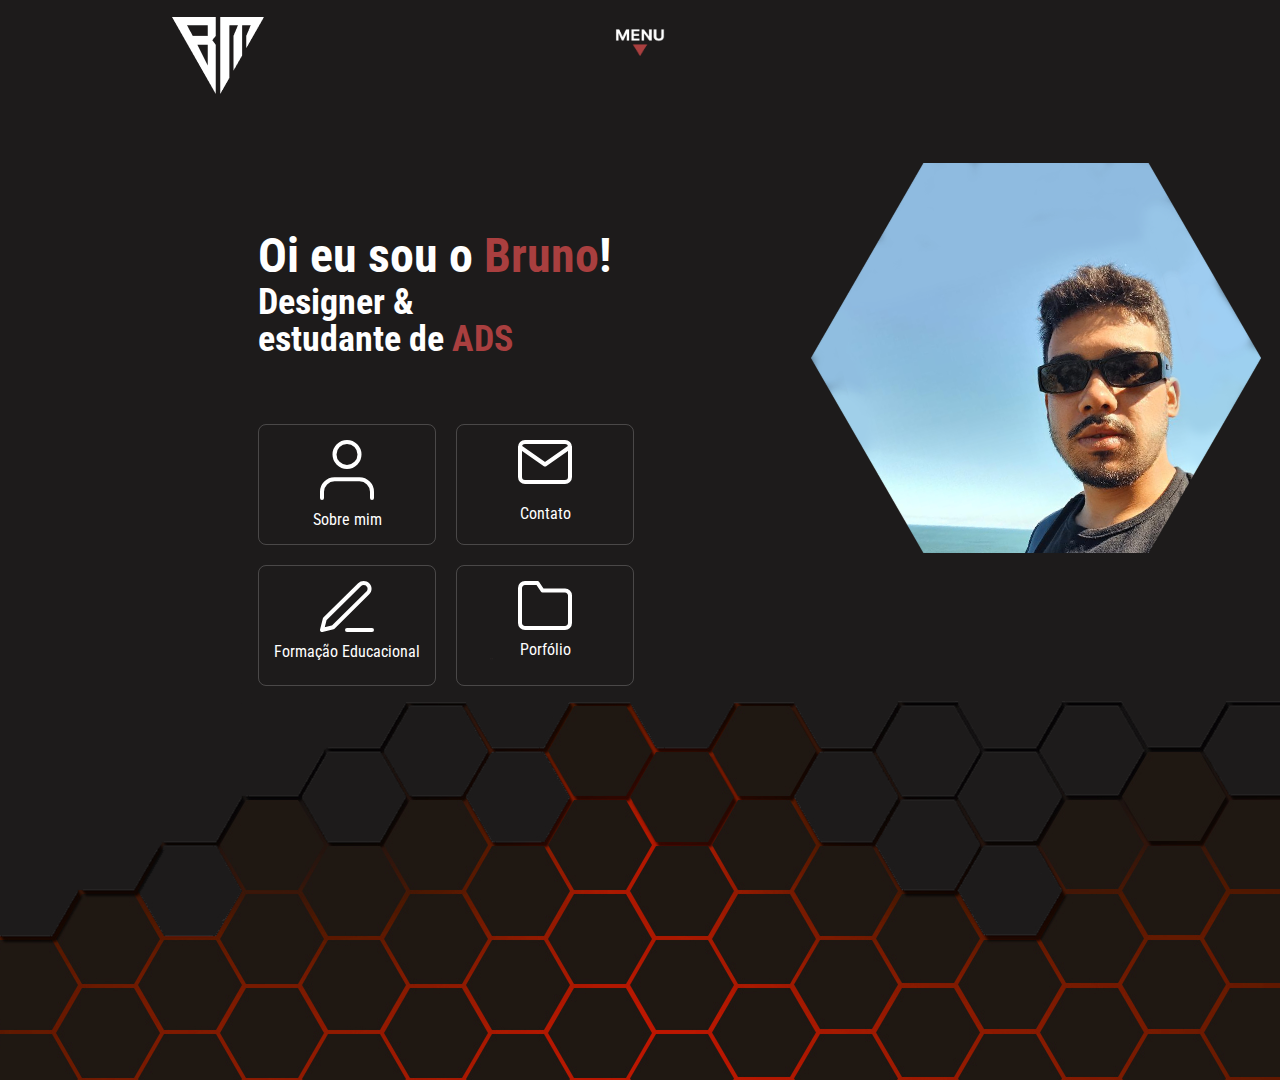
<file: index.html>
<!DOCTYPE html>
<html lang="en">
<head>
    <meta charset="UTF-8">
    <meta name="viewport" content="width=device-width, initial-scale=1.0">
    <style>
        .texto1{
            position: absolute;
            width: 427px;
            height: 149px;
            left: 258px;
            top: 195px;
        }
        .text_red{
            color: #A93F3F;
        }
        h1{
            font-size: 48px;
        }
        h2{
            font-size: 36px;
            margin-top: -35px;
        }
    </style>
    

</head>
<body>
    <script>
    //eu aprendi a criar sites em php então tive que adaptar com esse script para simular o include para o header//
        document.addEventListener('DOMContentLoaded', function() {
            fetch('files/header.html')
                .then(response => response.text())
                .then(data => {
                    document.getElementById('header-placeholder').innerHTML = data;
                });
        });
    </script>

    <div id="header-placeholder"></div>
        <div class="texto1" id="texto1">
        <h1>Oi eu sou o <span class="text_red">Bruno</span>!</h1>
        <h2>Designer &</h2>
        <h2>estudante de <span class="text_red">ADS</span></h2>
    </div>
    <img src="files/imgs/profile_img.png" id="profile_img" class="profile_img">   
    <img src="files/imgs/background.png" id="background_img" class="background_img">
    <div class="opcoes" id="opcoes">
        <div class="sobre-mim" onclick="window.location.href='sobre.html'">
                  <svg class="op-icon" width="54" height="60" viewBox="0 0 54 60" fill="none" xmlns="http://www.w3.org/2000/svg">
<path d="M52 58V51.7778C52 48.4773 50.683 45.312 48.3388 42.9782C45.9946 40.6444 42.8152 39.3333 39.5 39.3333H14.5C11.1848 39.3333 8.00537 40.6444 5.66116 42.9782C3.31696 45.312 2 48.4773 2 51.7778V58M39.5 14.4444C39.5 21.3173 33.9036 26.8889 27 26.8889C20.0964 26.8889 14.5 21.3173 14.5 14.4444C14.5 7.57157 20.0964 2 27 2C33.9036 2 39.5 7.57157 39.5 14.4444Z"  stroke-width="4" stroke-linecap="round" stroke-linejoin="round"/>
</svg>  
        <span>Sobre mim</span>    
        </div>    
        <div class="contato" onclick="window.location.href='contato.html'" >
            <svg class="op-icon" width="54" height="44" viewBox="0 0 54 44" fill="none" xmlns="http://www.w3.org/2000/svg">
<path d="M52 7C52 4.25 49.75 2 47 2H7C4.25 2 2 4.25 2 7M52 7V37C52 39.75 49.75 42 47 42H7C4.25 42 2 39.75 2 37V7M52 7L27 24.5L2 7"  stroke-width="4" stroke-linecap="round" stroke-linejoin="round"/>
</svg>
        <span>Contato</span>    
        </div>
        <div class="formacao" onclick="window.location.href='formacao.html'" >
            <svg class="op-icon" width="54" height="51" viewBox="0 0 54 51" fill="none" xmlns="http://www.w3.org/2000/svg">
<path d="M27 49H52M39.5 3.7056C40.6051 2.61352 42.1039 2 43.6667 2C44.4405 2 45.2067 2.15062 45.9216 2.44327C46.6366 2.73592 47.2862 3.16486 47.8333 3.7056C48.3805 4.24634 48.8145 4.88829 49.1107 5.5948C49.4068 6.30131 49.5592 7.05855 49.5592 7.82327C49.5592 8.58799 49.4068 9.34523 49.1107 10.0517C48.8145 10.7582 48.3805 11.4002 47.8333 11.9409L13.1111 46.2549L2 49L4.77778 38.0195L39.5 3.7056Z"  stroke-width="4" stroke-linecap="round" stroke-linejoin="round"/>
</svg>
        <span>Formação Educacional</span>
        </div>
        <div class="portfolio" onclick="window.location.href='portfolio.html'" >
            <svg class="op-icon" width="54" height="49" viewBox="0 0 54 49" fill="none" xmlns="http://www.w3.org/2000/svg">
<path d="M52 42C52 43.3261 51.4732 44.5979 50.5355 45.5355C49.5979 46.4732 48.3261 47 47 47H7C5.67392 47 4.40215 46.4732 3.46447 45.5355C2.52678 44.5979 2 43.3261 2 42V7C2 5.67392 2.52678 4.40215 3.46447 3.46447C4.40215 2.52678 5.67392 2 7 2H19.5L24.5 9.5H47C48.3261 9.5 49.5979 10.0268 50.5355 10.9645C51.4732 11.9021 52 13.1739 52 14.5V42Z"  stroke-width="4" stroke-linecap="round" stroke-linejoin="round"/>
</svg>
        <span>Porfólio</span>
        </div>
    </div>
    
</body>
</html>
</file>
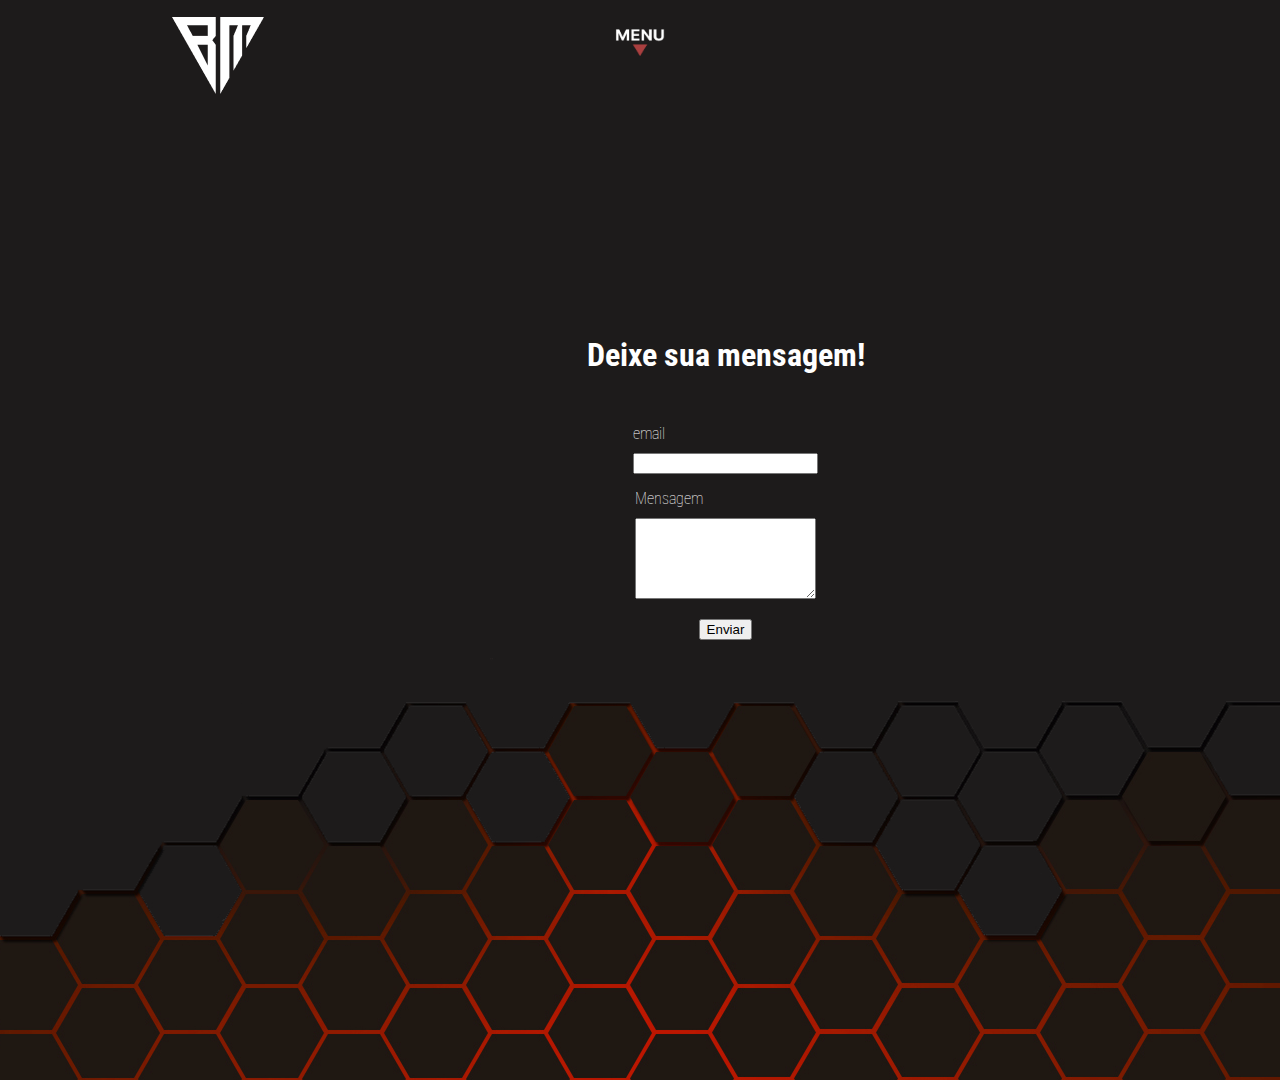
<file: contato.html>
<!DOCTYPE html>
<html lang="en">
<head>
    <meta charset="UTF-8">
    <meta name="viewport" content="width=device-width, initial-scale=1.0">
    <style>
        .texto1{
            position: absolute;
            display: flex;
            flex-direction: column;
            align-items: center;
            width: 427px;
            height: 149px;
            left: 40%;
            top: 35%;
        }
        h1{
            font-size: 32px;
            margin-bottom: 50px;
        }
        .email{
            display: flex;
            flex-direction: column;
            gap: 10px;
            max-width: 350px;
        }
        .mensagem{
            display: flex;
            flex-direction: column;
            margin-top: 15px;    
            max-width: 350px;
            gap: 10px;            
        }
        .msg{
            display: flex;
            flex-direction: column;
            align-items: center;
        }
        #sendbtn{
            margin-top: 20px;
        }
    </style>
    

</head>
<body>
    <script>
    //eu aprendi a criar sites em php então tive que adaptar com esse script para simular o include para o header//
        document.addEventListener('DOMContentLoaded', function() {
            fetch('files/header.html')
                .then(response => response.text())
                .then(data => {
                    document.getElementById('header-placeholder').innerHTML = data;
                });
        });
    </script>

    <div id="header-placeholder"></div>

        <div class="texto1" id="texto1">
            <h1>Deixe sua mensagem!</h1>
            <form class="msg">
                <label class="email" >email<input type="email"></label>        
                <label class="mensagem">Mensagem<textarea rows="5" ></textarea></label>
                <button id="sendbtn" type="submit">Enviar</button>
            </form>    
        </div>  
    <img src="files/imgs/background.png" id="background_img" class="background_img">

    
</body>
</html>
</file>
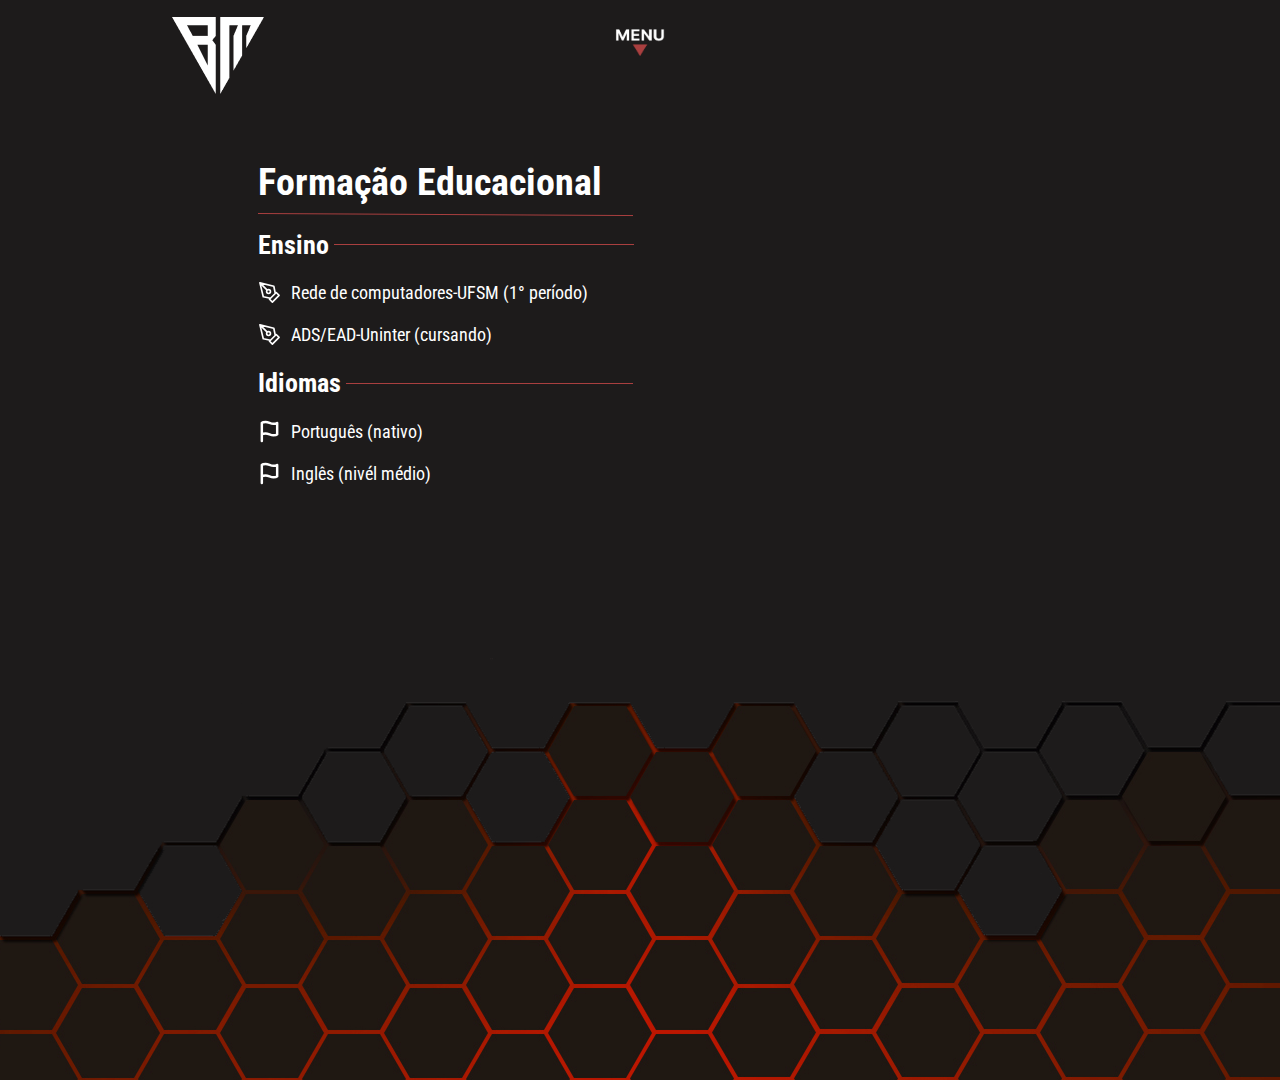
<file: formacao.html>
<!DOCTYPE html>
<html lang="en">
<head>
    <meta charset="UTF-8">
    <meta name="viewport" content="width=device-width, initial-scale=1.0">
    <style>
        .texto1{
            position: absolute;
            width: 427px;
            height: 149px;
            left: 258px;
            top: 15%;
        }
        .text_red{
            color: #A93F3F;
        }
        h1{
            font-size: 38px;
        }
        .line1{
            position: absolute;
            width: 375.01px;
            height: 0px;
            top: 45%;   
        }
        .h2 span svg.line2 {
            top: -23px;
        }
        h2{
            font-size: 26px;
            display: flex;
            align-items: center;   
        }
        .f1{
            display: flex;
            align-items: center;
            gap: 10px;
            font-size: 18px;
            font-weight: 400;
        }
    </style>

    
</head>
<body>
    <script>
    //eu aprendi a criar sites em php então tive que adaptar com esse script para simular o include para o header//
        document.addEventListener('DOMContentLoaded', function() {
            fetch('files/header.html')
                .then(response => response.text())
                .then(data => {
                    document.getElementById('header-placeholder').innerHTML = data;
                });
        });
    </script>

    <div id="header-placeholder"></div>
        <div class="texto1" id="texto1">
        <h1>Formação Educacional</h1>
        <div class="line1" >
                    <svg width="375" height="4" viewBox="0 0 375 4" fill="none" xmlns="http://www.w3.org/2000/svg">
<line x1="0.00274721" y1="0.500008" x2="375.002" y2="2.56045" stroke="#A93F3F"/>
</svg>
        </div>
        <h2>Ensino <span><svg width="305" height="1" viewBox="0 0 305 1" fill="none" xmlns="http://www.w3.org/2000/svg" style="display:block;" >
<line x1="5" y1="0.5" x2="305" y2="0.5" stroke="#A93F3F"/>
</svg>
</span></h2>
        <span class="f1" >
            <svg width="23" height="23" viewBox="0 0 28 28" fill="none" xmlns="http://www.w3.org/2000/svg">
            <path d="M2.33333 2.33334L19.25 6.41668L21 15.1667L15.1667 21L6.41666 19.25L2.33333 2.33334ZM2.33333 2.33334L11.1837 11.1837M14 22.1667L22.1667 14L25.6667 17.5L17.5 25.6667L14 22.1667ZM15.1667 12.8333C15.1667 14.122 14.122 15.1667 12.8333 15.1667C11.5447 15.1667 10.5 14.122 10.5 12.8333C10.5 11.5447 11.5447 10.5 12.8333 10.5C14.122 10.5 15.1667 11.5447 15.1667 12.8333Z" stroke="white" stroke-width="2" stroke-linecap="round" stroke-linejoin="round"/>
            </svg>
Rede de computadores-UFSM (1° período)</span>
<br>
        <span class="f1" >
            <svg width="23" height="23" viewBox="0 0 28 28" fill="none" xmlns="http://www.w3.org/2000/svg">
            <path d="M2.33333 2.33334L19.25 6.41668L21 15.1667L15.1667 21L6.41666 19.25L2.33333 2.33334ZM2.33333 2.33334L11.1837 11.1837M14 22.1667L22.1667 14L25.6667 17.5L17.5 25.6667L14 22.1667ZM15.1667 12.8333C15.1667 14.122 14.122 15.1667 12.8333 15.1667C11.5447 15.1667 10.5 14.122 10.5 12.8333C10.5 11.5447 11.5447 10.5 12.8333 10.5C14.122 10.5 15.1667 11.5447 15.1667 12.8333Z" stroke="white" stroke-width="2" stroke-linecap="round" stroke-linejoin="round"/>
            </svg>
ADS/EAD-Uninter (cursando)</span>            

        <h2>Idiomas <span><svg width="292" height="1" viewBox="0 0 292 1" fill="none" xmlns="http://www.w3.org/2000/svg" style="display:block;" >
<line x1="5" y1="0.5" x2="292" y2="0.5" stroke="#A93F3F"/>
</svg>
</span></h2>
        <span class="f1" >
            <svg width="23" height="23" viewBox="0 0 28 28" fill="none" xmlns="http://www.w3.org/2000/svg">
            <path d="M4.66667 17.5C4.66667 17.5 5.83334 16.3333 9.33334 16.3333C12.8333 16.3333 15.1667 18.6667 18.6667 18.6667C22.1667 18.6667 23.3333 17.5 23.3333 17.5V3.50001C23.3333 3.50001 22.1667 4.66668 18.6667 4.66668C15.1667 4.66668 12.8333 2.33334 9.33334 2.33334C5.83334 2.33334 4.66667 3.50001 4.66667 3.50001V17.5ZM4.66667 17.5V25.6667" stroke="white" stroke-width="3" stroke-linecap="round" stroke-linejoin="round"/>
            </svg>
Português (nativo)</span>
<br>
        <span class="f1" >
            <svg width="23" height="23" viewBox="0 0 28 28" fill="none" xmlns="http://www.w3.org/2000/svg">
            <path d="M4.66667 17.5C4.66667 17.5 5.83334 16.3333 9.33334 16.3333C12.8333 16.3333 15.1667 18.6667 18.6667 18.6667C22.1667 18.6667 23.3333 17.5 23.3333 17.5V3.50001C23.3333 3.50001 22.1667 4.66668 18.6667 4.66668C15.1667 4.66668 12.8333 2.33334 9.33334 2.33334C5.83334 2.33334 4.66667 3.50001 4.66667 3.50001V17.5ZM4.66667 17.5V25.6667" stroke="white" stroke-width="3" stroke-linecap="round" stroke-linejoin="round"/>
            </svg>
Inglês (nivél médio)</span>
        
    </div>
    <img src="files/imgs/background.png" id="background_img" class="background_img">

</body>
</html>
</file>
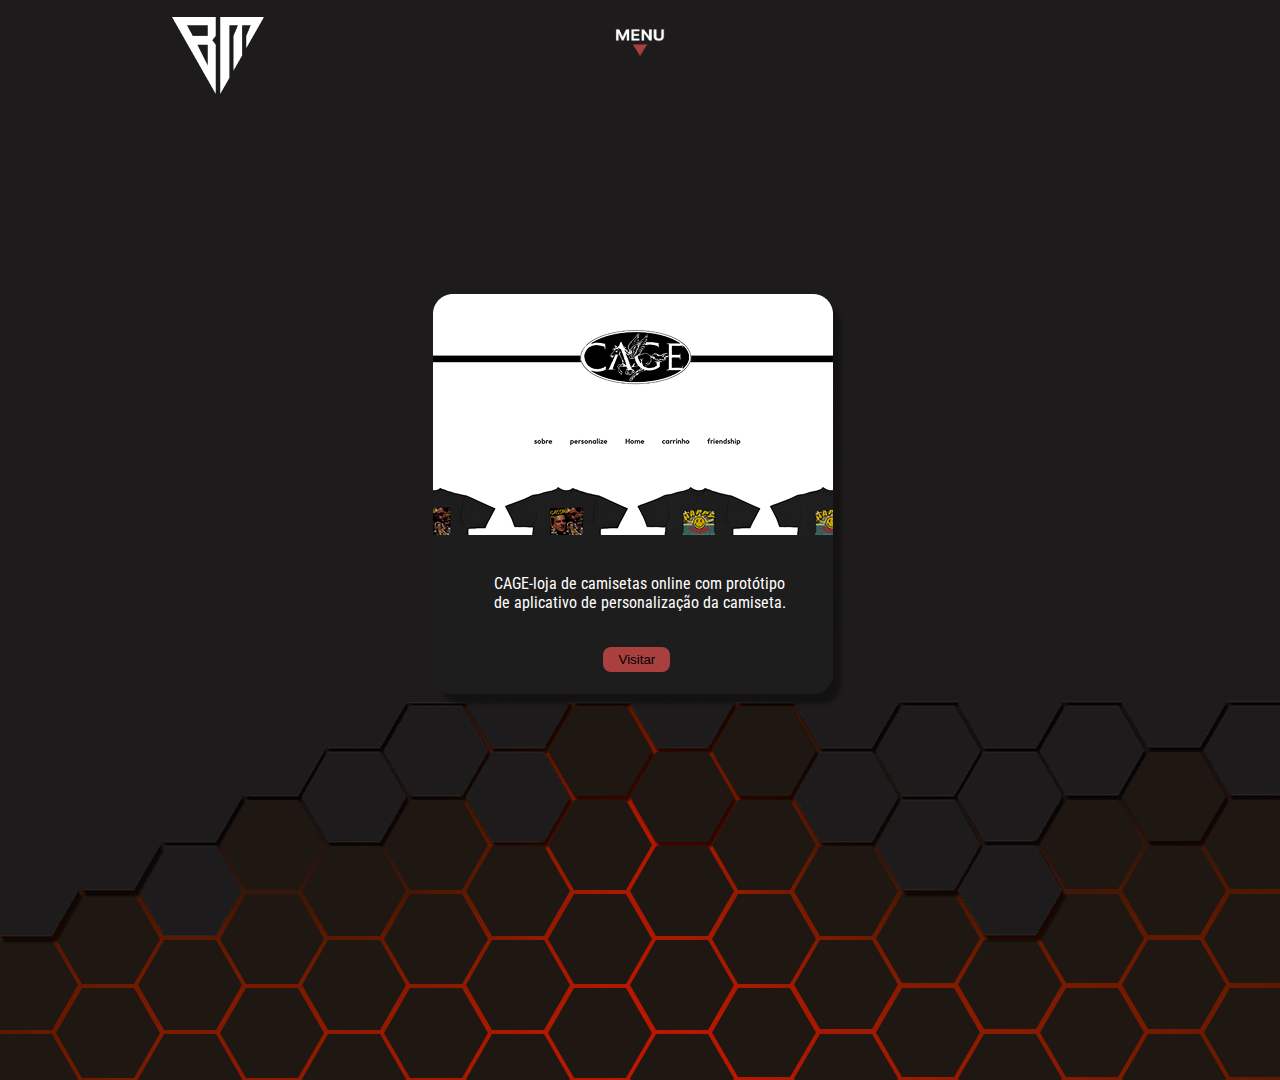
<file: portfolio.html>
<!DOCTYPE html>
<html lang="en">
<head>
    <meta charset="UTF-8">
    <meta name="viewport" content="width=device-width, initial-scale=1.0">
    <style>
        .texto1{
            display: grid;
            grid-template-columns: repeat(3,1fr);
            justify-items: center;
            margin-top: 220px;
        }
        .text_red{
            color: #A93F3F;
        }
        h1{
            font-size: 48px;
        }
        h2{
            font-size: 36px;
            margin-top: -35px;
        }
        .bloco {
            position: relative; 
            display: inline-block; 
            justify-items: center;
            transition: transform 0.3s ease;
        }
        .bloco span {
            position: absolute;
            bottom: 10; 
            left: 0;
            top: 65%;
            width: 100%;
            padding: 10px;
            color: white;
            font-weight: 400;
            text-align: center;
            box-sizing: border-box;
            z-index: 2; 
        }
        .bloco button {
            position: absolute;
            bottom: 10; 
            left: 0;
            top: 85%;
            margin-left: 170px;
            font-weight: 100;
            justify-items: center;
            box-sizing: border-box;
            z-index: 2; 
        }
        .bloco span:hover{  
            color: white; 
        }
        .bloco :hover{  
            color: white; 
        }

        .sites {
            display: block; 
            position: relative;
            z-index: 1;
        }
        button{
            background-color: #A93F3F;
            font-weight: 400;
            border-radius: 8px;
            border-style: none;
            padding: 5px 15px;
        }
        #site_cage{
            transition: transform 0.3s ease;
        }
        #site_cage:hover{
            transform: translateY(-15px);
        }
    </style>
    

</head>
<body>
    <script>
    //eu aprendi a criar sites em php então tive que adaptar com esse script para simular o include para o header//
        document.addEventListener('DOMContentLoaded', function() {
            fetch('files/header.html')
                .then(response => response.text())
                .then(data => {
                    document.getElementById('header-placeholder').innerHTML = data;
                });
        });
    </script>

    <div id="header-placeholder">        
    </div>
        <div class="texto1" id="texto1">
          <img src="files/imgs/site_cage_b.png" class="sites" id="site_01">

          <div class="bloco" id="bloco_cage">
            <img src="files/imgs/site_cage.png" class="sites" id="site_cage">
            <span>CAGE-loja de camisetas online com protótipo<br>de aplicativo de personalização da camiseta. </span>
            <button>Visitar</button>
          </div>

          <img src="files/imgs/site_cage_b.png" class="sites" id="site_03">  
        </div>    

<img src="files/imgs/background.png" id="background_img" class="background_img">
    
</body>
</html>
</file>
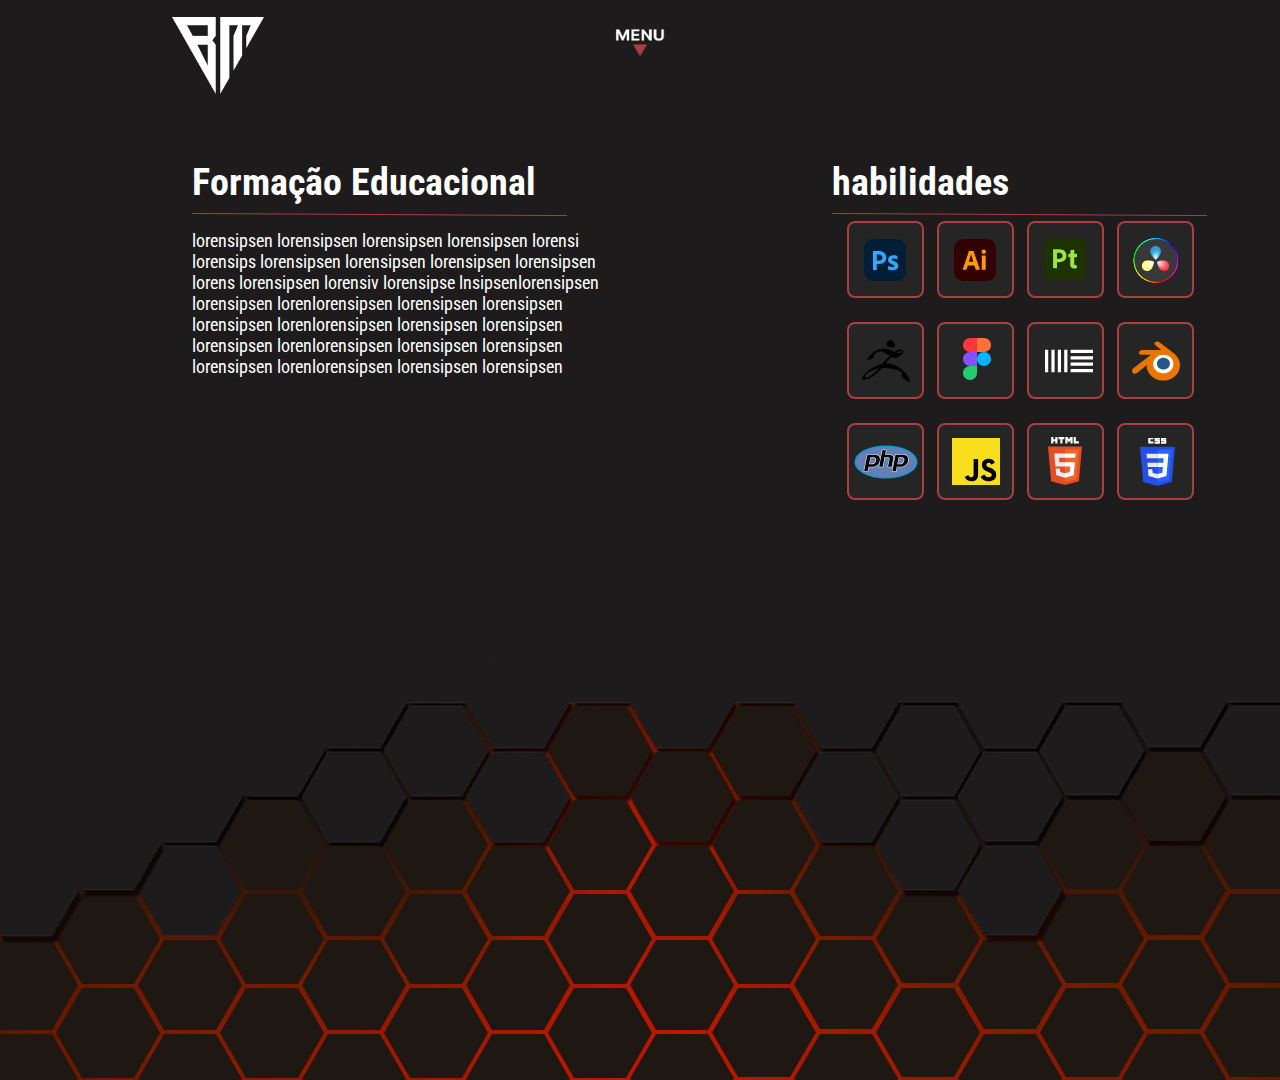
<file: sobre.html>
<!DOCTYPE html>
<html lang="en">
<head>
    <meta charset="UTF-8">
    <meta name="viewport" content="width=device-width, initial-scale=1.0">
    <style>
        .texto1{
            position: absolute;
            width: 427px;
            height: 149px;
            left: 15%;
            top: 15%;
        }
        .texto2{
            position: absolute;
            width: 427px;
            height: 149px;
            left: 65%;
            top: 15%;
        }
        .text_red{
            color: #A93F3F;
        }
        h1{
            font-size: 38px;
        }
        .line1{
            position: absolute;
            width: 375.01px;
            height: 0px;
            top: 45%;   
        }
        .h2 span svg.line2 {
            top: -23px;
        }
        h2{
            font-size: 26px;
            display: flex;
            align-items: center;   
        }
        .f1{
            display: flex;
            align-items: center;
            gap: 10px;
            font-size: 18px;
            font-weight: 400;
        }
        .f2{
            display: flex;
            align-items: center;
            gap: 10px;
            font-size: 18px;
            font-weight: 400;
        }
        .skills{
            display: grid;
            grid-template-columns: repeat(4,1fr);
            grid-template-rows: repeat(3,1fr);
            margin-left: 15px;
            gap: 20px 0;
        }
        #Sicon:hover{
            transition: transform 0.3s ease;
            transform: scale(1.1);
        }
    </style>

    
</head>
<body>
    <script>
    //eu aprendi a criar sites em php então tive que adaptar com esse script para simular o include para o header//
        document.addEventListener('DOMContentLoaded', function() {
            fetch('files/header.html')
                .then(response => response.text())
                .then(data => {
                    document.getElementById('header-placeholder').innerHTML = data;
                });
        });
    </script>

    <div id="header-placeholder"></div>
    <div class="blocos" >
            <div class="texto1" id="texto1">
            <h1>Formação Educacional</h1>
            <div class="line1" >
                <svg width="375" height="4" viewBox="0 0 375 4" fill="none" xmlns="http://www.w3.org/2000/svg">
                <line x1="0.00274721" y1="0.500008" x2="375.002" y2="2.56045" stroke="#A93F3F"/>
                </svg>
            </div>
            <span class="f1" >lorensipsen lorensipsen lorensipsen lorensipsen lorensi
                lorensips lorensipsen lorensipsen lorensipsen lorensipsen
                lorens lorensipsen lorensiv lorensipse lnsipsenlorensipsen
                lorensipsen lorenlorensipsen  lorensipsen lorensipsen 
                lorensipsen lorenlorensipsen  lorensipsen lorensipsen 
                lorensipsen lorenlorensipsen  lorensipsen lorensipsen 
                lorensipsen lorenlorensipsen  lorensipsen lorensipsen 
            </span>                
            </div>           
            <div class="texto2" id="texto1">
                <h1>habilidades</h1>
                <div class="line1" >
                    <svg width="375" height="4" viewBox="0 0 375 4" fill="none" xmlns="http://www.w3.org/2000/svg">
                    <line x1="0.00274721" y1="0.500008" x2="375.002" y2="2.56045" stroke="#A93F3F"/>
                    </svg>
                    <div class="skills" >
                        <span id="Sicon">
                            <svg width="77" height="77" viewBox="0 0 77 77" fill="none" xmlns="http://www.w3.org/2000/svg">
                            <rect x="1" y="1" width="75" height="75" rx="7" fill="#252525" stroke="#A93F3F" stroke-width="2"/>
                            <path d="M17 33.2C17 27.8795 17 25.2193 18.0354 23.1871C18.9462 21.3995 20.3995 19.9462 22.1871 19.0354C24.2193 18 26.8795 18 32.2 18H43.8C49.1205 18 51.7807 18 53.8129 19.0354C55.6004 19.9462 57.0538 21.3995 57.9646 23.1871C59 25.2193 59 27.8795 59 33.2V44.8C59 50.1205 59 52.7807 57.9646 54.8129C57.0538 56.6004 55.6004 58.0538 53.8129 58.9646C51.7807 60 49.1205 60 43.8 60H32.2C26.8795 60 24.2193 60 22.1871 58.9646C20.3995 58.0538 18.9462 56.6004 18.0354 54.8129C17 52.7807 17 50.1205 17 44.8V33.2Z" fill="#001E36"/>
                            <path d="M26 48.7744V30.3051C26 30.1795 26.0525 30.1077 26.175 30.1077C27.9834 30.1077 29.7911 30 31.6 30C34.5352 30 37.7135 31.0036 38.8275 34.0744C39.09 34.8282 39.23 35.6 39.23 36.4077C39.23 37.9513 38.88 39.2256 38.18 40.2308C36.2246 43.0385 32.8355 42.9949 29.7975 42.9949V48.7564C29.8213 48.927 29.6759 49.0077 29.535 49.0077H26.21C26.07 49.0077 26 48.9359 26 48.7744ZM29.815 33.5718V39.6026C31.0196 39.6908 32.2801 39.7004 33.4375 39.3154C34.7152 38.9468 35.415 37.8407 35.415 36.5154C35.4505 35.386 34.8351 34.3024 33.7875 33.8949C32.644 33.4194 31.0493 33.3909 29.815 33.5718Z" fill="#31A8FF"/>
                            <path d="M50.1451 38.4111C49.6156 38.132 49.0516 37.9279 48.4687 37.8042C47.7195 37.6279 44.7648 37.0106 44.7637 38.5555C44.7899 39.4181 46.1591 39.8407 46.764 40.0871C48.8878 40.8162 51.2911 42.1196 51.2439 44.7396C51.3088 48.0012 48.1487 49.3051 45.4398 49.3054C44.0296 49.32 42.5605 49.1016 41.2699 48.4962C41.1467 48.431 41.0674 48.2916 41.0727 48.1495V45.0286C41.0588 44.9034 41.1931 44.7941 41.2981 44.8841C42.5626 45.6488 44.0615 46.0201 45.5243 46.04C46.1701 46.04 47.45 45.9774 47.4403 45.0286C47.4403 44.118 45.9092 43.6994 45.2989 43.4681C44.4143 43.1523 43.5754 42.7148 42.8054 42.1677C41.7294 41.4002 41.0543 40.1695 41.0727 38.8156C41.0664 35.7445 43.9753 34.3661 46.595 34.3654C47.8197 34.3553 49.1348 34.446 50.2749 34.9434C50.4388 34.9916 50.4728 35.1643 50.4721 35.319V38.2377C50.4825 38.4188 50.2813 38.4805 50.1451 38.4111Z" fill="#31A8FF"/>
                            </svg>
                        </span>
                        <span id="Sicon">
                            <svg width="77" height="77" viewBox="0 0 77 77" fill="none" xmlns="http://www.w3.org/2000/svg">
                            <rect x="1" y="1" width="75" height="75" rx="7" fill="#252525" stroke="#A93F3F" stroke-width="2"/>
                            <path d="M17 33.2C17 27.8795 17 25.2193 18.0354 23.1871C18.9462 21.3995 20.3995 19.9462 22.1871 19.0354C24.2193 18 26.8795 18 32.2 18H43.8C49.1205 18 51.7807 18 53.8129 19.0354C55.6004 19.9462 57.0538 21.3995 57.9646 23.1871C59 25.2193 59 27.8795 59 33.2V44.8C59 50.1205 59 52.7807 57.9646 54.8129C57.0538 56.6004 55.6004 58.0538 53.8129 58.9646C51.7807 60 49.1205 60 43.8 60H32.2C26.8795 60 24.2193 60 22.1871 58.9646C20.3995 58.0538 18.9462 56.6004 18.0354 54.8129C17 52.7807 17 50.1205 17 44.8V33.2Z" fill="#330000"/>
                            <path d="M37.3526 44.3944H30.8442L29.52 48.6134C29.4832 48.7702 29.3389 48.8812 29.1819 48.8735H25.8854C25.6974 48.8735 25.6317 48.7676 25.6882 48.5556L31.3231 31.9107C31.3795 31.7374 31.4359 31.5399 31.4922 31.3183C31.5659 30.9328 31.6037 30.5409 31.6049 30.148C31.5888 30.0319 31.6908 29.9294 31.8022 29.9457H36.2819C36.4132 29.9457 36.4883 29.9939 36.5073 30.0902L42.9031 48.5845C42.9594 48.7773 42.9031 48.8737 42.734 48.8735H39.0712C38.9428 48.8881 38.8201 48.8 38.7895 48.6712L37.3526 44.3944ZM31.8585 40.7533H36.3101C35.5787 38.2541 34.7533 35.7876 34.0843 33.2689C33.3625 35.7919 32.575 38.3047 31.8585 40.7533Z" fill="#FF9A00"/>
                            <path d="M46.7064 33.0087C46.419 33.0206 46.1324 32.9701 45.8654 32.8605C45.5984 32.751 45.3569 32.5848 45.1568 32.373C44.9572 32.152 44.8021 31.8927 44.7006 31.61C44.599 31.3273 44.553 31.0268 44.565 30.7258C44.5548 30.4278 44.6059 30.1309 44.7152 29.8546C44.8244 29.5782 44.9893 29.3286 45.199 29.122C45.4066 28.9176 45.6518 28.7574 45.9202 28.6508C46.1886 28.5441 46.4749 28.4931 46.7627 28.5007C47.4389 28.5007 47.9696 28.7078 48.3546 29.122C48.549 29.3373 48.7 29.5897 48.7991 29.8649C48.8982 30.1401 48.9434 30.4327 48.9322 30.7258C48.9439 31.028 48.8964 31.3295 48.7923 31.6125C48.6883 31.8954 48.5298 32.1541 48.3264 32.373C48.1138 32.5879 47.8601 32.7554 47.5813 32.8648C47.3025 32.9742 47.0046 33.0232 46.7064 33.0087ZM44.7622 48.5844V34.7714C44.7622 34.5981 44.8371 34.5114 44.9877 34.5114H48.4532C48.6033 34.5114 48.6785 34.5981 48.6786 34.7714V48.5844C48.6786 48.7772 48.6035 48.8736 48.4532 48.8734H45.0158C44.8468 48.8734 44.7623 48.7771 44.7622 48.5844Z" fill="#FF9A00"/>
                            </svg>
                        </span>
                        <span id="Sicon">
                            <svg width="77" height="77" viewBox="0 0 77 77" fill="none" xmlns="http://www.w3.org/2000/svg">
                            <rect x="1" y="1" width="75" height="75" rx="7" fill="#252525" stroke="#A93F3F" stroke-width="2"/>
                            <mask id="mask0_0_1" style="mask-type:luminance" maskUnits="userSpaceOnUse" x="17" y="17" width="42" height="43">
                            <path d="M59 17.5428H17V59.5428H59V17.5428Z" fill="white"/>
                            </mask>
                            <g mask="url(#mask0_0_1)">
                            <path d="M24.4375 17.5428H51.5625C55.6701 17.5428 59 20.9581 59 25.1711V51.9146C59 56.1276 55.6701 59.5428 51.5625 59.5428H24.4375C20.3299 59.5428 17 56.1276 17 51.9146V25.1711C17 20.9581 20.3299 17.5428 24.4375 17.5428Z" fill="#1E3101"/>
                            <path d="M26.0844 46.9958V28.5303C26.0844 28.3957 26.1408 28.3281 26.2535 28.3281C26.5538 28.3281 26.9105 28.3232 27.324 28.3135C27.7369 28.304 28.1832 28.2945 28.6624 28.2846C29.1413 28.2751 29.6485 28.2654 30.1838 28.2557C30.7191 28.2462 31.2497 28.2414 31.7758 28.2412C33.2031 28.2412 34.4052 28.4243 35.3822 28.7902C36.2635 29.0959 37.067 29.5995 37.7346 30.264C38.3006 30.84 38.738 31.5351 39.0168 32.3014C39.2803 33.0469 39.4137 33.8345 39.4111 34.6275C39.4111 36.1689 39.0637 37.4404 38.3687 38.442C37.6691 39.4476 36.6858 40.209 35.5512 40.6238C34.2867 41.0908 32.9506 41.321 31.6067 41.303C31.1934 41.303 30.9023 41.2982 30.7332 41.2885C30.5642 41.279 30.3107 41.2741 29.9726 41.2739V46.9667C29.9901 47.0924 29.905 47.2088 29.7825 47.2268C29.7615 47.2298 29.7402 47.2298 29.7192 47.2268H26.2817C26.1501 47.227 26.0844 47.1503 26.0844 46.9958ZM29.9726 31.7957V37.7775C30.2165 37.7969 30.4419 37.8066 30.6488 37.8064H31.5786C32.2605 37.8166 32.9399 37.7192 33.593 37.5174C34.1512 37.3475 34.65 37.0163 35.0299 36.5638C35.3961 36.1208 35.5793 35.5045 35.5793 34.7144C35.5942 34.1555 35.4524 33.6037 35.1709 33.125C34.8749 32.6621 34.447 32.3039 33.9454 32.0993C33.2906 31.8381 32.5909 31.7153 31.8887 31.7381C31.4379 31.7381 31.0386 31.743 30.691 31.7525C30.3431 31.7624 30.1038 31.7769 29.9726 31.7957Z" fill="#99E83F"/>
                            <path d="M49.864 44.3661V46.7356C49.864 46.9478 49.7889 47.0731 49.6386 47.1113C49.2688 47.2301 48.8924 47.3267 48.5116 47.4003C48.0653 47.4818 47.6124 47.5205 47.1592 47.5159C45.9379 47.5159 44.9801 47.1883 44.2853 46.5334C43.5902 45.8786 43.2427 44.8288 43.2429 43.3835V36.217H41.5805C41.43 36.217 41.3551 36.1303 41.3551 35.9569V33.0961C41.3551 32.9421 41.4397 32.8651 41.6087 32.8649H43.271C43.2896 32.5375 43.313 32.157 43.3416 31.7235C43.3697 31.2901 43.4072 30.8566 43.4543 30.4231C43.501 29.9897 43.5432 29.6381 43.581 29.3685C43.5995 29.3107 43.6282 29.2568 43.6655 29.2096C43.7019 29.1626 43.7507 29.1274 43.8064 29.1086L47.1592 28.6751C47.2327 28.6627 47.2803 28.6627 47.3141 28.683C47.3513 28.7024 47.3564 28.7523 47.3564 28.8485C47.3186 29.2918 47.2904 29.894 47.2719 30.6545C47.253 31.4157 47.2341 32.1527 47.2155 32.8651H49.8358C49.9485 32.8651 50.0049 32.9421 50.0049 33.0962V36.0149C50.0192 36.1104 49.9567 36.2001 49.864 36.2172H47.1873V42.4012C47.1873 43.0563 47.2953 43.5235 47.5115 43.8026C47.7271 44.0821 48.1262 44.2219 48.7088 44.2217C48.8778 44.2217 49.0371 44.2173 49.1878 44.2072C49.3379 44.1977 49.4883 44.1833 49.6386 44.164C49.6897 44.1444 49.7467 44.1496 49.7935 44.1783C49.8402 44.2072 49.864 44.2699 49.864 44.3661Z" fill="#99E83F"/>
                            </g>
                            </svg>
                        </span>
                        <span id="Sicon">
                            <svg width="77" height="77" viewBox="0 0 77 77" fill="none" xmlns="http://www.w3.org/2000/svg">
<rect x="1" y="1" width="75" height="75" rx="7" fill="#252525" stroke="#A93F3F" stroke-width="2"/>
<g clip-path="url(#clip0_0_1)">
<path d="M37.2785 42.9599L45.5669 33.0822L43.86 31.6499L35.5716 41.5276L37.2785 42.9599Z" fill="black"/>
<path d="M45.5668 33.0821L53.8552 23.2044L52.1483 21.7721L43.8599 31.6499L45.5668 33.0821Z" fill="#0019FF"/>
<path d="M45.6766 33.2007L54.1361 23.4691L52.4544 22.0073L43.9949 31.7389L45.6766 33.2007Z" fill="#0015FF"/>
<path d="M45.7843 33.3212L54.4124 23.7387L52.7564 22.2478L44.1284 31.8302L45.7843 33.3212Z" fill="#0011FF"/>
<path d="M45.8898 33.4435L54.6838 24.0131L53.0542 22.4935L44.2602 31.9239L45.8898 33.4435Z" fill="#000CFF"/>
<path d="M45.9932 33.5677L54.9504 24.2922L53.3476 22.7443L44.3903 32.0198L45.9932 33.5677Z" fill="#0008FF"/>
<path d="M46.0944 33.6936L55.2122 24.5759L53.6366 23.0002L44.5188 32.118L46.0944 33.6936Z" fill="#0004FF"/>
<path d="M46.1935 33.8213L55.469 24.864L53.9211 23.2612L44.6456 32.2184L46.1935 33.8213Z" fill="#0000FF"/>
<path d="M46.2902 33.9507L55.7206 25.1567L54.2009 23.527L44.7705 32.321L46.2902 33.9507Z" fill="#0500FF"/>
<path d="M46.3847 34.0817L55.9672 25.4537L54.4762 23.7978L44.8937 32.4258L46.3847 34.0817Z" fill="#0900FF"/>
<path d="M46.4769 34.2144L56.2085 25.7549L54.7466 24.0732L45.0151 32.5328L46.4769 34.2144Z" fill="#0D00FF"/>
<path d="M46.5667 34.3487L56.4445 26.0603L55.0122 24.3534L45.1345 32.6418L46.5667 34.3487Z" fill="#1100FF"/>
<path d="M46.6543 34.4845L56.6752 26.3698L55.2729 24.6381L45.252 32.7529L46.6543 34.4845Z" fill="#1600FF"/>
<path d="M46.7394 34.6219L56.9004 26.6833L55.5285 24.9274L45.3676 32.866L46.7394 34.6219Z" fill="#1A00FF"/>
<path d="M46.822 34.7607L57.12 27.0006L55.779 25.221L45.481 32.9811L46.822 34.7607Z" fill="#1E00FF"/>
<path d="M46.9024 34.9009L57.3342 27.3217L56.0245 25.519L45.5927 33.0982L46.9024 34.9009Z" fill="#2200FF"/>
<path d="M46.9802 35.0425L57.5427 27.6465L56.2647 25.8212L45.7021 33.2172L46.9802 35.0425Z" fill="#2700FF"/>
<path d="M47.0555 35.1854L57.7455 27.9749L56.4995 26.1276L45.8095 33.3381L47.0555 35.1854Z" fill="#2B00FF"/>
<path d="M47.1283 35.3296L57.9425 28.3068L56.7289 26.4381L45.9147 33.4609L47.1283 35.3296Z" fill="#2F00FF"/>
<path d="M47.1987 35.4751L58.1338 28.6421L56.953 26.7525L46.0179 33.5855L47.1987 35.4751Z" fill="#3300FF"/>
<path d="M47.2664 35.6218L58.3191 28.9807L57.1715 27.0707L46.1188 33.7118L47.2664 35.6218Z" fill="#3800FF"/>
<path d="M47.3315 35.7696L58.4984 29.3224L57.3843 27.3927L46.2174 33.8399L47.3315 35.7696Z" fill="#3C00FF"/>
<path d="M47.3941 35.9186L58.6719 29.6673L57.5916 27.7184L46.3139 33.9698L47.3941 35.9186Z" fill="#4000FF"/>
<path d="M47.4541 36.0686L58.8392 30.015L57.7931 28.0476L46.408 34.1012L47.4541 36.0686Z" fill="#4400FF"/>
<path d="M47.5115 36.2197L59.0005 30.3657L57.9889 28.3803L46.4999 34.2343L47.5115 36.2197Z" fill="#4800FF"/>
<path d="M47.5662 36.3717L59.1556 30.7192L58.1788 28.7164L46.5894 34.369L47.5662 36.3717Z" fill="#4D00FF"/>
<path d="M47.6182 36.5247L59.3046 31.0753L58.3629 29.0558L46.6765 34.5052L47.6182 36.5247Z" fill="#5100FF"/>
<path d="M47.6676 36.6785L59.4473 31.4339L58.541 29.3983L46.7613 34.6429L47.6676 36.6785Z" fill="#5500FF"/>
<path d="M47.7142 36.8332L59.5836 31.795L58.713 29.7438L46.8436 34.7821L47.7142 36.8332Z" fill="#5900FF"/>
<path d="M47.7582 36.9887L59.7137 32.1583L58.879 30.0923L46.9235 34.9227L47.7582 36.9887Z" fill="#5E00FF"/>
<path d="M47.7994 37.1449L59.8374 32.524L59.0389 30.4437L47.0009 35.0647L47.7994 37.1449Z" fill="#6200FF"/>
<path d="M47.8379 37.3018L59.9547 32.8917L59.1926 30.7978L47.0758 35.208L47.8379 37.3018Z" fill="#6600FF"/>
<path d="M47.8737 37.4594L60.0657 33.2614L59.3402 31.1545L47.1483 35.3525L47.8737 37.4594Z" fill="#6A00FF"/>
<path d="M47.9067 37.6175L60.17 33.6329L59.4815 31.5138L47.2181 35.4984L47.9067 37.6175Z" fill="#6F00FF"/>
<path d="M47.9369 37.7763L60.2679 34.0063L59.6165 31.8754L47.2854 35.6454L47.9369 37.7763Z" fill="#7300FF"/>
<path d="M47.9644 37.9355L60.3594 34.3813L59.7452 32.2394L47.3503 35.7936L47.9644 37.9355Z" fill="#7700FF"/>
<path d="M47.9891 38.0951L60.4442 34.7578L59.8675 32.6055L47.4124 35.9428L47.9891 38.0951Z" fill="#7B00FF"/>
<path d="M48.011 38.2552L60.5225 35.1358L59.9834 32.9737L47.472 36.0932L48.011 38.2552Z" fill="#8000FF"/>
<path d="M48.0302 38.4157L60.5941 35.515L60.0929 33.3439L47.5289 36.2445L48.0302 38.4157Z" fill="#8400FF"/>
<path d="M48.0464 38.5764L60.6591 35.8955L60.1958 33.716L47.5831 36.3969L48.0464 38.5764Z" fill="#8800FF"/>
<path d="M48.0599 38.7374L60.7174 36.277L60.2922 34.0897L47.6347 36.5501L48.0599 38.7374Z" fill="#8C00FF"/>
<path d="M48.0706 38.8986L60.7692 36.6595L60.3822 34.4652L47.6837 36.7043L48.0706 38.8986Z" fill="#9100FF"/>
<path d="M48.0785 39.06L60.8142 37.0429L60.4656 34.8421L47.7299 36.8592L48.0785 39.06Z" fill="#9500FF"/>
<path d="M48.0835 39.2215L60.8524 37.4269L60.5423 35.2204L47.7733 37.0149L48.0835 39.2215Z" fill="#9900FF"/>
<path d="M48.0857 39.3831L60.884 37.8116L60.6125 35.6L47.8141 37.1714L48.0857 39.3831Z" fill="#9D00FF"/>
<path d="M48.0851 39.5446L60.9089 38.1968L60.676 35.9808L47.8522 37.3286L48.0851 39.5446Z" fill="#A100FF"/>
<path d="M48.0817 39.7062L60.9271 38.5823L60.7329 36.3626L47.8875 37.4864L48.0817 39.7062Z" fill="#A600FF"/>
<path d="M48.0754 39.8676L60.9385 38.9681L60.783 36.7453L47.92 37.6448L48.0754 39.8676Z" fill="#AA00FF"/>
<path d="M48.0665 40.0289L60.9432 39.3541L60.8266 37.1289L47.9498 37.8038L48.0665 40.0289Z" fill="#AE00FF"/>
<path d="M48.0546 40.1901L60.9412 39.7401L60.8634 37.5132L47.9768 37.9632L48.0546 40.1901Z" fill="#B200FF"/>
<path d="M48.0399 40.351L60.9324 40.1259L60.8935 37.898L48.001 38.1231L48.0399 40.351Z" fill="#B700FF"/>
<path d="M48.0224 40.5116H60.9169V38.2834H48.0224V40.5116Z" fill="#BB00FF"/>
<path d="M48.0022 40.6719L60.8947 40.8969L60.9335 38.669L48.0411 38.444L48.0022 40.6719Z" fill="#BF00FF"/>
<path d="M47.9791 40.8318L60.8657 41.2818L60.9435 39.0549L48.0569 38.6049L47.9791 40.8318Z" fill="#C300FF"/>
<path d="M47.9532 40.9913L60.83 41.6661L60.9466 39.441L48.0698 38.7661L47.9532 40.9913Z" fill="#C800FF"/>
<path d="M47.9246 41.1503L60.7876 42.0498L60.943 39.827L48.08 38.9275L47.9246 41.1503Z" fill="#CC00FF"/>
<path d="M47.8931 41.3088L60.7385 42.4326L60.9327 40.2129L48.0873 39.089L47.8931 41.3088Z" fill="#D000FF"/>
<path d="M47.8591 41.4667L60.6829 42.8145L60.9158 40.5985L48.092 39.2507L47.8591 41.4667Z" fill="#D400FF"/>
<path d="M47.822 41.624L60.6204 43.1954L60.8919 40.9838L48.0936 39.4124L47.822 41.624Z" fill="#D900FF"/>
<path d="M47.7824 41.7806L60.5514 43.5752L60.8615 41.3686L48.0925 39.5741L47.7824 41.7806Z" fill="#DD00FF"/>
<path d="M47.74 41.9365L60.4757 43.9537L60.8243 41.7529L48.0886 39.7357L47.74 41.9365Z" fill="#E100FF"/>
<path d="M47.6949 42.0917L60.3934 44.3308L60.7804 42.1364L48.0818 39.8973L47.6949 42.0917Z" fill="#E500FF"/>
<path d="M47.6471 42.246L60.3047 44.7064L60.7299 42.5191L48.0723 40.0587L47.6471 42.246Z" fill="#EA00FF"/>
<path d="M47.5967 42.3995L60.2094 45.0804L60.6726 42.9009L48.06 40.22L47.5967 42.3995Z" fill="#EE00FF"/>
<path d="M47.5435 42.5521L60.1074 45.4527L60.6087 43.2816L48.0447 40.3809L47.5435 42.5521Z" fill="#F200FF"/>
<path d="M47.4876 42.7037L59.999 45.8232L60.5381 43.6611L48.0267 40.5416L47.4876 42.7037Z" fill="#F600FF"/>
<path d="M47.4292 42.8543L59.8843 46.1917L60.461 44.0393L48.0059 40.702L47.4292 42.8543Z" fill="#FA00FF"/>
<path d="M47.3681 43.0039L59.7631 46.5581L60.3772 44.4162L47.9823 40.862L47.3681 43.0039Z" fill="#FF00FF"/>
<path d="M47.3045 43.1524L59.6355 46.9224L60.287 44.7915L47.956 41.0215L47.3045 43.1524Z" fill="#FF00FB"/>
<path d="M47.2381 43.2998L59.5015 47.2844L60.19 45.1652L47.9267 41.1806L47.2381 43.2998Z" fill="#FF00F7"/>
<path d="M47.1694 43.446L59.3613 47.644L60.0868 45.5371L47.8948 41.3391L47.1694 43.446Z" fill="#FF00F3"/>
<path d="M47.098 43.5909L59.2148 48.0011L59.9769 45.9072L47.8601 41.497L47.098 43.5909Z" fill="#FF00EE"/>
<path d="M47.0241 43.7346L59.0621 48.3556L59.8607 46.2753L47.8227 41.6544L47.0241 43.7346Z" fill="#FF00EA"/>
<path d="M46.9478 43.877L58.9033 48.7073L59.738 46.6413L47.7825 41.811L46.9478 43.877Z" fill="#FF00E6"/>
<path d="M46.8689 44.018L58.7383 49.0563L59.6089 47.0052L47.7395 41.9669L46.8689 44.018Z" fill="#FF00E2"/>
<path d="M46.7876 44.1576L58.5673 49.4023L59.4736 47.3667L47.6939 42.122L46.7876 44.1576Z" fill="#FF00DD"/>
<path d="M46.7039 44.2958L58.3903 49.7452L59.332 47.7258L47.6456 42.2763L46.7039 44.2958Z" fill="#FF00D9"/>
<path d="M46.6177 44.4325L58.2072 50.0851L59.184 48.0824L47.5945 42.4298L46.6177 44.4325Z" fill="#FF00D5"/>
<path d="M46.5293 44.5677L58.0183 50.4217L59.0299 48.4363L47.5409 42.5823L46.5293 44.5677Z" fill="#FF00D1"/>
<path d="M46.4384 44.7013L57.8235 50.7549L58.8696 48.7875L47.4845 42.7339L46.4384 44.7013Z" fill="#FF00CC"/>
<path d="M46.3453 44.8333L57.623 51.0847L58.7033 49.1358L47.4256 42.8845L46.3453 44.8333Z" fill="#FF00C8"/>
<path d="M46.2498 44.9637L57.4167 51.4109L58.5309 49.4812L47.364 43.034L46.2498 44.9637Z" fill="#FF00C4"/>
<path d="M46.1521 45.0924L57.2048 51.7335L58.3525 49.8235L47.2998 43.1824L46.1521 45.0924Z" fill="#FF00C0"/>
<path d="M46.0522 45.2193L56.9873 52.0523L58.1681 50.1627L47.233 43.3297L46.0522 45.2193Z" fill="#FF00BB"/>
<path d="M45.95 45.3445L56.7642 52.3673L57.9777 50.4986L47.1636 43.4758L45.95 45.3445Z" fill="#FF00B7"/>
<path d="M45.8457 45.4679L56.5356 52.6784L57.7817 50.8311L47.0917 43.6206L45.8457 45.4679Z" fill="#FF00B3"/>
<path d="M45.7392 45.5895L56.3018 52.9854L57.5798 51.1601L47.0173 43.7642L45.7392 45.5895Z" fill="#FF00AF"/>
<path d="M45.6307 45.7091L56.0625 53.2883L57.3722 51.4856L46.9404 43.9064L45.6307 45.7091Z" fill="#FF00AB"/>
<path d="M45.52 45.8269L55.818 53.587L57.159 51.8074L46.861 44.0474L45.52 45.8269Z" fill="#FF00A6"/>
<path d="M45.4074 45.9427L55.5684 53.8813L56.9402 52.1254L46.7792 44.1868L45.4074 45.9427Z" fill="#FF00A2"/>
<path d="M45.2927 46.0565L55.3136 54.1713L56.7159 52.4396L46.695 44.3249L45.2927 46.0565Z" fill="#FF009E"/>
<path d="M45.1761 46.1683L55.0538 54.4567L56.4861 52.7498L46.6084 44.4614L45.1761 46.1683Z" fill="#FF009A"/>
<path d="M45.0575 46.2781L54.7891 54.7376L56.2509 53.0559L46.5194 44.5964L45.0575 46.2781Z" fill="#FF0095"/>
<path d="M44.9371 46.3858L54.5195 55.0138L56.0105 53.3579L46.4281 44.7298L44.9371 46.3858Z" fill="#FF0091"/>
<path d="M44.8147 46.4913L54.2451 55.2853L55.7648 53.6557L46.3344 44.8617L44.8147 46.4913Z" fill="#FF008D"/>
<path d="M44.6906 46.5947L53.9661 55.552L55.5139 53.9491L46.2384 44.9919L44.6906 46.5947Z" fill="#FF0089"/>
<path d="M44.5646 46.6959L53.6824 55.8137L55.258 54.2381L46.1402 45.1203L44.5646 46.6959Z" fill="#FF0084"/>
<path d="M44.4369 46.7949L53.3942 56.0704L54.997 54.5226L46.0398 45.2471L44.4369 46.7949Z" fill="#FF0080"/>
<path d="M44.3076 46.8917L53.1016 56.3221L54.7312 54.8025L45.9372 45.3721L44.3076 46.8917Z" fill="#FF007C"/>
<path d="M44.1765 46.9862L52.8046 56.5686L54.4605 55.0776L45.8324 45.4952L44.1765 46.9862Z" fill="#FF0078"/>
<path d="M44.0438 47.0784L52.5033 56.8099L54.185 55.3481L45.7255 45.6165L44.0438 47.0784Z" fill="#FF0073"/>
<path d="M43.9096 47.1682L52.198 57.046L53.9049 55.6137L45.6165 45.736L43.9096 47.1682Z" fill="#FF006F"/>
<path d="M43.7737 47.2557L51.8884 57.2766L53.6201 55.8743L45.5054 45.8535L43.7737 47.2557Z" fill="#FF006B"/>
<path d="M43.6363 47.3409L51.575 57.5018L53.3308 56.13L45.3922 45.969L43.6363 47.3409Z" fill="#FF0067"/>
<path d="M43.4976 47.4236L51.2577 57.7215L53.0372 56.3805L45.2772 46.0826L43.4976 47.4236Z" fill="#FF0062"/>
<path d="M43.3574 47.5038L50.9365 57.9357L52.7392 56.6259L45.16 46.1941L43.3574 47.5038Z" fill="#FF005E"/>
<path d="M43.2157 47.5817L50.6117 58.1442L52.437 56.8661L45.041 46.3036L43.2157 47.5817Z" fill="#FF005A"/>
<path d="M43.0728 47.657L50.2833 58.347L52.1306 57.1009L44.9201 46.411L43.0728 47.657Z" fill="#FF0056"/>
<path d="M42.9286 47.7298L49.9514 58.544L51.8202 57.3304L44.7974 46.5162L42.9286 47.7298Z" fill="#FF0052"/>
<path d="M42.7832 47.8001L49.6162 58.7352L51.5059 57.5544L44.6729 46.6193L42.7832 47.8001Z" fill="#FF004D"/>
<path d="M42.6365 47.8678L49.2776 58.9205L51.1876 57.7729L44.5464 46.7202L42.6365 47.8678Z" fill="#FF0049"/>
<path d="M42.4886 47.933L48.9358 59.0999L50.8655 57.9858L44.4183 46.8189L42.4886 47.933Z" fill="#FF0045"/>
<path d="M42.3396 47.9956L48.5909 59.2733L50.5398 58.1931L44.2885 46.9153L42.3396 47.9956Z" fill="#FF0041"/>
<path d="M42.1896 48.0556L48.2432 59.4407L50.2106 58.3946L44.157 47.0095L42.1896 48.0556Z" fill="#FF003C"/>
<path d="M42.0386 48.1129L47.8926 59.602L49.878 58.5904L44.024 47.1013L42.0386 48.1129Z" fill="#FF0038"/>
<path d="M41.8865 48.1676L47.5391 59.7571L49.5418 58.7803L43.8892 47.1908L41.8865 48.1676Z" fill="#FF0034"/>
<path d="M41.7336 48.2197L47.183 59.906L49.2025 58.9643L43.753 47.278L41.7336 48.2197Z" fill="#FF0030"/>
<path d="M41.5797 48.269L46.8243 60.0487L48.8599 59.1424L43.6153 47.3627L41.5797 48.269Z" fill="#FF002B"/>
<path d="M41.425 48.3157L46.4633 60.1851L48.5144 59.3144L43.4761 47.445L41.425 48.3157Z" fill="#FF0027"/>
<path d="M41.2696 48.3597L46.1 60.3152L48.166 59.4805L43.3356 47.5249L41.2696 48.3597Z" fill="#FF0023"/>
<path d="M41.1133 48.4009L45.7343 60.4389L47.8145 59.6404L43.1935 47.6024L41.1133 48.4009Z" fill="#FF001F"/>
<path d="M40.9564 48.4394L45.3666 60.5562L47.4604 59.7941L43.0503 47.6773L40.9564 48.4394Z" fill="#FF001A"/>
<path d="M40.7989 48.4752L44.9969 60.6671L47.1038 59.9417L42.9058 47.7497L40.7989 48.4752Z" fill="#FF0016"/>
<path d="M40.6408 48.5082L44.6254 60.7715L46.7445 60.083L42.7599 47.8196L40.6408 48.5082Z" fill="#FF0012"/>
<path d="M40.482 48.5385L44.252 60.8695L46.3828 60.218L42.6129 47.887L40.482 48.5385Z" fill="#FF000E"/>
<path d="M40.3228 48.5659L43.877 60.9608L46.0189 60.3467L42.4647 47.9517L40.3228 48.5659Z" fill="#FF0009"/>
<path d="M40.1632 48.5906L43.5005 61.0457L45.6528 60.469L42.3155 48.0139L40.1632 48.5906Z" fill="#FF0005"/>
<path d="M40.003 48.6125L43.1224 61.1239L45.2845 60.5849L42.165 48.0734L40.003 48.6125Z" fill="#FF0001"/>
<path d="M39.8425 48.6316L42.7432 61.1956L44.9143 60.6943L42.0137 48.1303L39.8425 48.6316Z" fill="#FF0300"/>
<path d="M39.6819 48.6479L42.3628 61.2606L44.5423 60.7973L41.8614 48.1846L39.6819 48.6479Z" fill="#FF0700"/>
<path d="M39.5208 48.6614L41.9812 61.3189L44.1685 60.8938L41.7081 48.2362L39.5208 48.6614Z" fill="#FF0C00"/>
<path d="M39.3597 48.6721L41.5988 61.3706L43.7931 60.9837L41.554 48.2852L39.3597 48.6721Z" fill="#FF1000"/>
<path d="M39.1982 48.68L41.2153 61.4156L43.4161 61.0671L41.399 48.3314L39.1982 48.68Z" fill="#FF1400"/>
<path d="M39.0367 48.685L40.8313 61.4539L43.0379 61.1438L41.2433 48.3749L39.0367 48.685Z" fill="#FF1800"/>
<path d="M38.8752 48.6872L40.4467 61.4855L42.6583 61.214L41.0869 48.4156L38.8752 48.6872Z" fill="#FF1D00"/>
<path d="M38.7136 48.6866L40.0614 61.5104L42.2774 61.2775L40.9296 48.4537L38.7136 48.6866Z" fill="#FF2100"/>
<path d="M38.5521 48.6832L39.6759 61.5286L41.8957 61.3344L40.7718 48.489L38.5521 48.6832Z" fill="#FF2500"/>
<path d="M38.3907 48.677L39.2902 61.54L41.513 61.3846L40.6135 48.5215L38.3907 48.677Z" fill="#FF2900"/>
<path d="M38.2293 48.6679L38.9042 61.5447L41.1294 61.4281L40.4545 48.5513L38.2293 48.6679Z" fill="#FF2E00"/>
<path d="M38.0682 48.6561L38.5182 61.5427L40.7451 61.4649L40.2951 48.5783L38.0682 48.6561Z" fill="#FF3200"/>
<path d="M37.9073 48.6414L38.1323 61.5339L40.3602 61.495L40.1352 48.6025L37.9073 48.6414Z" fill="#FF3600"/>
<path d="M37.7467 48.6239V61.5184H39.9749V48.6239H37.7467Z" fill="#FF3A00"/>
<path d="M37.5864 48.6036L37.3613 61.4961L39.5892 61.535L39.8143 48.6425L37.5864 48.6036Z" fill="#FF3F00"/>
<path d="M37.4265 48.5806L36.9764 61.4672L39.2033 61.5449L39.6533 48.6583L37.4265 48.5806Z" fill="#FF4300"/>
<path d="M37.267 48.5547L36.5922 61.4315L38.8174 61.5481L39.4922 48.6713L37.267 48.5547Z" fill="#FF4700"/>
<path d="M37.108 48.5261L36.2085 61.3891L38.4313 61.5445L39.3308 48.6815L37.108 48.5261Z" fill="#FF4B00"/>
<path d="M36.9495 48.4946L35.8257 61.34L38.0454 61.5342L39.1693 48.6889L36.9495 48.4946Z" fill="#FF5000"/>
<path d="M36.7916 48.4605L35.4437 61.2843L37.6598 61.5172L39.0076 48.6934L36.7916 48.4605Z" fill="#FF5400"/>
<path d="M36.6343 48.4236L35.0629 61.2219L37.2745 61.4934L38.8459 48.6951L36.6343 48.4236Z" fill="#FF5800"/>
<path d="M36.4777 48.3839L34.6831 61.1528L36.8897 61.4629L38.6842 48.694L36.4777 48.3839Z" fill="#FF5C00"/>
<path d="M36.3217 48.3415L34.3046 61.0772L36.5054 61.4258L38.5225 48.6901L36.3217 48.3415Z" fill="#FF6000"/>
<path d="M36.1666 48.2964L33.9275 60.9949L36.1219 61.3819L38.361 48.6833L36.1666 48.2964Z" fill="#FF6500"/>
<path d="M36.0123 48.2486L33.5519 60.9061L35.7392 61.3313L38.1996 48.6738L36.0123 48.2486Z" fill="#FF6900"/>
<path d="M35.8588 48.1981L33.1779 60.8108L35.3574 61.274L38.0383 48.6614L35.8588 48.1981Z" fill="#FF6D00"/>
<path d="M35.7062 48.1449L32.8055 60.7089L34.9767 61.2101L37.8773 48.6462L35.7062 48.1449Z" fill="#FF7100"/>
<path d="M35.5545 48.0891L32.4351 60.6006L34.5971 61.1396L37.7166 48.6282L35.5545 48.0891Z" fill="#FF7600"/>
<path d="M35.404 48.0307L32.0667 60.4857L34.219 61.0625L37.5563 48.6074L35.404 48.0307Z" fill="#FF7A00"/>
<path d="M35.2544 47.9696L31.7002 60.3645L33.8421 60.9787L37.3963 48.5838L35.2544 47.9696Z" fill="#FF7E00"/>
<path d="M35.1058 47.9059L31.3358 60.2369L33.4667 60.8884L37.2367 48.5574L35.1058 47.9059Z" fill="#FF8200"/>
<path d="M34.9585 47.8396L30.9739 60.103L33.0931 60.7916L37.0777 48.5282L34.9585 47.8396Z" fill="#FF8700"/>
<path d="M34.8123 47.7708L30.6143 59.9628L32.7211 60.6882L36.9191 48.4963L34.8123 47.7708Z" fill="#FF8B00"/>
<path d="M34.6674 47.6995L30.2572 59.8163L32.3511 60.5784L36.7612 48.4616L34.6674 47.6995Z" fill="#FF8F00"/>
<path d="M34.5237 47.6256L29.9027 59.6636L31.983 60.4621L36.6039 48.4241L34.5237 47.6256Z" fill="#FF9300"/>
<path d="M34.3812 47.5492L29.5509 59.5047L31.6169 60.3394L36.4472 48.3839L34.3812 47.5492Z" fill="#FF9800"/>
<path d="M34.2403 47.4704L29.202 59.3398L31.2531 60.2104L36.2914 48.341L34.2403 47.4704Z" fill="#FF9C00"/>
<path d="M34.1006 47.3891L28.856 59.1687L30.8916 60.075L36.1362 48.2954L34.1006 47.3891Z" fill="#FFA000"/>
<path d="M33.9625 47.3053L28.5131 58.9917L30.5325 59.9334L35.982 48.247L33.9625 47.3053Z" fill="#FFA400"/>
<path d="M33.8258 47.2192L28.1732 58.8087L30.1759 59.7855L35.8285 48.196L33.8258 47.2192Z" fill="#FFA900"/>
<path d="M33.6905 47.1307L27.8365 58.6198L29.8219 59.6314L35.6759 48.1423L33.6905 47.1307Z" fill="#FFAD00"/>
<path d="M33.5569 47.0399L27.5033 58.425L29.4707 59.4711L35.5243 48.086L33.5569 47.0399Z" fill="#FFB100"/>
<path d="M33.4249 46.9467L27.1736 58.2245L29.1224 59.3047L35.3738 48.027L33.4249 46.9467Z" fill="#FFB500"/>
<path d="M33.2945 46.8513L26.8473 58.0182L28.777 59.1323L35.2242 47.9654L33.2945 46.8513Z" fill="#FFB900"/>
<path d="M33.1659 46.7536L26.5248 57.8063L28.4348 58.9539L35.0759 47.9012L33.1659 46.7536Z" fill="#FFBE00"/>
<path d="M33.0389 46.6536L26.2059 57.5887L28.0956 58.7695L34.9286 47.8344L33.0389 46.6536Z" fill="#FFC200"/>
<path d="M32.9137 46.5515L25.8909 57.3657L27.7596 58.5793L34.7824 47.7651L32.9137 46.5515Z" fill="#FFC600"/>
<path d="M32.7903 46.4472L25.5798 57.1372L27.4271 58.3832L34.6376 47.6932L32.7903 46.4472Z" fill="#FFCA00"/>
<path d="M32.6688 46.3407L25.2728 56.9033L27.0981 58.1813L34.494 47.6188L32.6688 46.3407Z" fill="#FFCF00"/>
<path d="M32.5491 46.2322L24.97 56.664L26.7727 57.9737L34.3518 47.5419L32.5491 46.2322Z" fill="#FFD300"/>
<path d="M32.4313 46.1216L24.6713 56.4195L26.4508 57.7605L34.2109 47.4626L32.4313 46.1216Z" fill="#FFD700"/>
<path d="M32.3156 46.0089L24.377 56.1699L26.1328 57.5417L34.0714 47.3807L32.3156 46.0089Z" fill="#FFDB00"/>
<path d="M32.2018 45.8942L24.087 55.9151L25.8187 57.3174L33.9334 47.2965L32.2018 45.8942Z" fill="#FFE000"/>
<path d="M32.0899 45.7776L23.8015 55.6553L25.5084 57.0876L33.7968 47.2099L32.0899 45.7776Z" fill="#FFE400"/>
<path d="M31.9801 45.659L23.5206 55.3906L25.2023 56.8525L33.6618 47.1209L31.9801 45.659Z" fill="#FFE800"/>
<path d="M31.8725 45.5386L23.2444 55.121L24.9003 56.612L33.5284 47.0295L31.8725 45.5386Z" fill="#FFEC00"/>
<path d="M31.7669 45.4162L22.9729 54.8466L24.6025 56.3663L33.3965 46.9359L31.7669 45.4162Z" fill="#FFF100"/>
<path d="M31.6635 45.2921L22.7063 54.5676L24.3092 56.1154L33.2664 46.8399L31.6635 45.2921Z" fill="#FFF500"/>
<path d="M31.5623 45.1662L22.4446 54.2839L24.0202 55.8595L33.1379 46.7418L31.5623 45.1662Z" fill="#FFF900"/>
<path d="M31.4634 45.0385L22.1879 53.9957L23.7357 55.5986L33.0112 46.6413L31.4634 45.0385Z" fill="#FFFD00"/>
<path d="M31.3666 44.9091L21.9362 53.7031L23.4558 55.3327L32.8862 46.5387L31.3666 44.9091Z" fill="#FCFF00"/>
<path d="M31.272 44.778L21.6896 53.4061L23.1806 55.062L32.763 46.4339L31.272 44.778Z" fill="#F8FF00"/>
<path d="M31.1799 44.6453L21.4484 53.1048L22.9102 54.7865L32.6418 46.327L31.1799 44.6453Z" fill="#F4FF00"/>
<path d="M31.09 44.511L21.2123 52.7994L22.6446 54.5063L32.5223 46.2179L31.09 44.511Z" fill="#F0FF00"/>
<path d="M31.0026 44.3752L20.9817 52.4899L22.384 54.2216L32.4048 46.1069L31.0026 44.3752Z" fill="#ECFF00"/>
<path d="M30.9174 44.2379L20.7565 52.1765L22.1283 53.9324L32.2893 45.9937L30.9174 44.2379Z" fill="#E7FF00"/>
<path d="M30.8347 44.0991L20.5367 51.8591L21.8777 53.6387L32.1757 45.8786L30.8347 44.0991Z" fill="#E3FF00"/>
<path d="M30.7545 43.9589L20.3226 51.538L21.6324 53.3407L32.0642 45.7615L30.7545 43.9589Z" fill="#DFFF00"/>
<path d="M30.6766 43.8172L20.1141 51.2132L21.3922 53.0385L31.9547 45.6425L30.6766 43.8172Z" fill="#DBFF00"/>
<path d="M30.6012 43.6743L19.9113 50.8848L21.1573 52.7321L31.8473 45.5216L30.6012 43.6743Z" fill="#D6FF00"/>
<path d="M30.5284 43.5301L19.7142 50.5529L20.9278 52.4217L31.742 45.3989L30.5284 43.5301Z" fill="#D2FF00"/>
<path d="M30.4582 43.3846L19.5231 50.2176L20.7039 52.1073L31.639 45.2743L30.4582 43.3846Z" fill="#CEFF00"/>
<path d="M30.3905 43.2379L19.3378 49.8791L20.4854 51.789L31.5381 45.1479L30.3905 43.2379Z" fill="#CAFF00"/>
<path d="M30.3252 43.0901L19.1583 49.5373L20.2724 51.467L31.4394 45.0198L30.3252 43.0901Z" fill="#C5FF00"/>
<path d="M30.2627 42.9411L18.985 49.1925L20.0653 51.1413L31.343 44.89L30.2627 42.9411Z" fill="#C1FF00"/>
<path d="M30.2027 42.7911L18.8176 48.8447L19.8637 50.8121L31.2488 44.7585L30.2027 42.7911Z" fill="#BDFF00"/>
<path d="M30.1453 42.64L18.6562 48.494L19.6679 50.4794L31.1569 44.6254L30.1453 42.64Z" fill="#B9FF00"/>
<path d="M30.0907 42.488L18.5012 48.1406L19.478 50.1433L31.0675 44.4907L30.0907 42.488Z" fill="#B4FF00"/>
<path d="M30.0386 42.3351L18.3523 47.7845L19.294 49.804L30.9803 44.3545L30.0386 42.3351Z" fill="#B0FF00"/>
<path d="M29.9893 42.1812L18.2096 47.4258L19.1159 49.4614L30.8956 44.2168L29.9893 42.1812Z" fill="#ACFF00"/>
<path d="M29.9425 42.0265L18.0731 47.0648L18.9438 49.1159L30.8132 44.0776L29.9425 42.0265Z" fill="#A8FF00"/>
<path d="M29.8986 41.871L17.9431 46.7014L18.7778 48.7674L30.7334 43.937L29.8986 41.871Z" fill="#A3FF00"/>
<path d="M29.8573 41.7148L17.8193 46.3358L18.6179 48.416L30.6559 43.7951L29.8573 41.7148Z" fill="#9FFF00"/>
<path d="M29.8188 41.5579L17.702 45.9681L18.4641 48.0619L30.5809 43.6518L29.8188 41.5579Z" fill="#9BFF00"/>
<path d="M29.7831 41.4004L17.5912 45.5984L18.3166 47.7052L30.5086 43.5072L29.7831 41.4004Z" fill="#97FF00"/>
<path d="M29.75 41.2422L17.4867 45.2268L18.1753 47.346L30.4386 43.3614L29.75 41.2422Z" fill="#93FF00"/>
<path d="M29.7198 41.0835L17.3888 44.8535L18.0403 46.9843L30.3713 43.2144L29.7198 41.0835Z" fill="#8EFF00"/>
<path d="M29.6923 40.9243L17.2974 44.4785L17.9115 46.6204L30.3065 43.0662L29.6923 40.9243Z" fill="#8AFF00"/>
<path d="M29.6676 40.7646L17.2125 44.1019L17.7892 46.2542L30.2443 42.9169L29.6676 40.7646Z" fill="#86FF00"/>
<path d="M29.6457 40.6045L17.1343 43.724L17.6733 45.886L30.1848 42.7666L29.6457 40.6045Z" fill="#82FF00"/>
<path d="M29.6267 40.4441L17.0627 43.3447L17.564 45.5158L30.128 42.6152L29.6267 40.4441Z" fill="#7DFF00"/>
<path d="M29.6104 40.2833L16.9977 42.9642L17.461 45.1438L30.0736 42.4629L29.6104 40.2833Z" fill="#79FF00"/>
<path d="M29.5969 40.1223L16.9393 42.5827L17.3645 44.77L30.022 42.3096L29.5969 40.1223Z" fill="#75FF00"/>
<path d="M29.5861 39.9611L16.8876 42.2002L17.2745 44.3946L29.9731 42.1555L29.5861 39.9611Z" fill="#71FF00"/>
<path d="M29.5783 39.7997L16.8427 41.8169L17.1912 44.0177L29.9269 42.0005L29.5783 39.7997Z" fill="#6CFF00"/>
<path d="M29.5733 39.6382L16.8043 41.4328L17.1144 43.6394L29.8834 41.8448L29.5733 39.6382Z" fill="#68FF00"/>
<path d="M29.571 39.4767L16.7727 41.0481L17.0443 43.2597L29.8426 41.6883L29.571 39.4767Z" fill="#64FF00"/>
<path d="M29.5716 39.3151L16.7478 40.6629L16.9807 42.879L29.8045 41.5311L29.5716 39.3151Z" fill="#60FF00"/>
<path d="M29.575 39.1536L16.7296 40.2774L16.9238 42.4972L29.7692 41.3733L29.575 39.1536Z" fill="#5BFF00"/>
<path d="M29.5813 38.9921L16.7183 39.8916L16.8737 42.1144L29.7367 41.2149L29.5813 38.9921Z" fill="#57FF00"/>
<path d="M29.5903 38.8308L16.7135 39.5056L16.8301 41.7308L29.7069 41.056L29.5903 38.8308Z" fill="#53FF00"/>
<path d="M29.6022 38.6696L16.7156 39.1197L16.7933 41.3465L29.6799 40.8965L29.6022 38.6696Z" fill="#4FFF00"/>
<path d="M29.6168 38.5088L16.7244 38.7338L16.7633 40.9617L29.6557 40.7367L29.6168 38.5088Z" fill="#4AFF00"/>
<path d="M29.6343 38.3481H16.7399V40.5764H29.6343V38.3481Z" fill="#46FF00"/>
<path d="M29.6546 38.1878L16.7621 37.9628L16.7232 40.1907L29.6157 40.4157L29.6546 38.1878Z" fill="#42FF00"/>
<path d="M29.6777 38.0279L16.7911 37.5779L16.7134 39.8048L29.6 40.2548L29.6777 38.0279Z" fill="#3EFF00"/>
<path d="M29.7036 37.8684L16.8268 37.1936L16.7102 39.4188L29.5869 40.0936L29.7036 37.8684Z" fill="#3AFF00"/>
<path d="M29.7322 37.7094L16.8691 36.81L16.7137 39.0328L29.5767 39.9323L29.7322 37.7094Z" fill="#35FF00"/>
<path d="M29.7636 37.5509L16.9182 36.4271L16.724 38.6469L29.5694 39.7707L29.7636 37.5509Z" fill="#31FF00"/>
<path d="M29.7978 37.393L16.974 36.0452L16.7411 38.2612L29.5649 39.6091L29.7978 37.393Z" fill="#2DFF00"/>
<path d="M29.8347 37.2357L17.0364 35.6643L16.7648 37.8759L29.5632 39.4473L29.8347 37.2357Z" fill="#29FF00"/>
<path d="M29.8744 37.0791L17.1055 35.2845L16.7954 37.4911L29.5643 39.2857L29.8744 37.0791Z" fill="#24FF00"/>
<path d="M29.9167 36.9232L17.181 34.906L16.8325 37.1068L29.5682 39.124L29.9167 36.9232Z" fill="#20FF00"/>
<path d="M29.9619 36.768L17.2633 34.5289L16.8764 36.7233L29.5749 38.9624L29.9619 36.768Z" fill="#1CFF00"/>
<path d="M30.0097 36.6137L17.3522 34.1533L16.927 36.3406L29.5845 38.801L30.0097 36.6137Z" fill="#18FF00"/>
<path d="M30.0602 36.4602L17.4475 33.7793L16.9842 35.9589L29.5969 38.6398L30.0602 36.4602Z" fill="#13FF00"/>
<path d="M30.1133 36.3077L17.5493 33.407L17.0481 35.5782L29.612 38.4788L30.1133 36.3077Z" fill="#0FFF00"/>
<path d="M30.1691 36.156L17.6577 33.0366L17.1187 35.1986L29.6301 38.3181L30.1691 36.156Z" fill="#0BFF00"/>
<path d="M30.2275 36.0054L17.7725 32.6681L17.1957 34.8204L29.6508 38.1577L30.2275 36.0054Z" fill="#07FF00"/>
<path d="M30.2886 35.8558L17.8937 32.3016L17.2795 34.4436L29.6744 37.9978L30.2886 35.8558Z" fill="#02FF00"/>
<path d="M30.3524 35.7073L18.0214 31.9373L17.3699 34.0682L29.7009 37.8382L30.3524 35.7073Z" fill="#00FF02"/>
<path d="M30.4186 35.56L18.1553 31.5753L17.4667 33.6945L29.7301 37.6791L30.4186 35.56Z" fill="#00FF06"/>
<path d="M30.4875 35.4138L18.2955 31.2158L17.5701 33.3226L29.762 37.5206L30.4875 35.4138Z" fill="#00FF0A"/>
<path d="M30.5588 35.2688L18.442 30.8587L17.6799 32.9525L29.7967 37.3627L30.5588 35.2688Z" fill="#00FF0F"/>
<path d="M30.6326 35.1251L18.5946 30.5042L17.7961 32.5844L29.8341 37.2054L30.6326 35.1251Z" fill="#00FF13"/>
<path d="M30.7091 34.9828L18.7535 30.1524L17.9188 32.2184L29.8743 37.0487L30.7091 34.9828Z" fill="#00FF17"/>
<path d="M30.7879 34.8417L18.9185 29.8035L18.0478 31.8546L29.9172 36.8928L30.7879 34.8417Z" fill="#00FF1B"/>
<path d="M30.8691 34.7021L19.0895 29.4575L18.1832 31.4931L29.9628 36.7377L30.8691 34.7021Z" fill="#00FF1F"/>
<path d="M30.9529 34.5639L19.2666 29.1145L18.3249 31.1339L30.0112 36.5834L30.9529 34.5639Z" fill="#00FF24"/>
<path d="M31.039 34.4272L19.4496 28.7747L18.4728 30.7774L30.0622 36.4299L31.039 34.4272Z" fill="#00FF28"/>
<path d="M31.1276 34.292L19.6385 28.4381L18.6269 30.4235L30.116 36.2774L31.1276 34.292Z" fill="#00FF2C"/>
<path d="M31.2184 34.1584L19.8333 28.1048L18.7872 30.0722L30.1723 36.1258L31.2184 34.1584Z" fill="#00FF30"/>
<path d="M31.3116 34.0264L20.0338 27.7751L18.9535 29.7239L30.2313 35.9753L31.3116 34.0264Z" fill="#00FF35"/>
<path d="M31.407 33.896L20.2401 27.4488L19.126 29.3785L30.2929 35.8258L31.407 33.896Z" fill="#00FF39"/>
<path d="M31.5047 33.7674L20.452 27.1262L19.3044 29.0362L30.3571 35.6773L31.5047 33.7674Z" fill="#00FF3D"/>
<path d="M31.6047 33.6404L20.6696 26.8074L19.4888 28.6971L30.4239 35.5301L31.6047 33.6404Z" fill="#00FF41"/>
<path d="M31.7068 33.5152L20.8926 26.4924L19.679 28.3612L30.4932 35.384L31.7068 33.5152Z" fill="#00FF46"/>
<path d="M31.8111 33.3918L21.1211 26.1813L19.8751 28.0286L30.5651 35.2391L31.8111 33.3918Z" fill="#00FF4A"/>
<path d="M31.9175 33.2703L21.355 25.8743L20.0769 27.6996L30.6394 35.0955L31.9175 33.2703Z" fill="#00FF4E"/>
<path d="M32.0261 33.1506L21.5942 25.5714L20.2845 27.3741L30.7163 34.9533L32.0261 33.1506Z" fill="#00FF52"/>
<path d="M32.1367 33.0328L21.8387 25.2728L20.4978 27.0523L30.7957 34.8124L32.1367 33.0328Z" fill="#00FF57"/>
<path d="M32.2493 32.917L22.0884 24.9784L20.7165 26.7343L30.8775 34.6729L32.2493 32.917Z" fill="#00FF5B"/>
<path d="M32.364 32.8032L22.3431 24.6885L20.9409 26.4201L30.9617 34.5349L32.364 32.8032Z" fill="#00FF5F"/>
<path d="M32.4806 32.6914L22.6029 24.403L21.1706 26.1099L31.0483 34.3983L32.4806 32.6914Z" fill="#00FF63"/>
<path d="M32.5992 32.5816L22.8677 24.1221L21.4058 25.8038L31.1374 34.2633L32.5992 32.5816Z" fill="#00FF68"/>
<path d="M32.7196 32.474L23.1372 23.8459L21.6462 25.5018L31.2287 34.1299L32.7196 32.474Z" fill="#00FF6C"/>
<path d="M32.842 32.3684L23.4116 23.5744L21.892 25.204L31.3224 33.998L32.842 32.3684Z" fill="#00FF70"/>
<path d="M32.9662 32.265L23.6907 23.3078L22.1428 24.9106L31.4183 33.8679L32.9662 32.265Z" fill="#00FF74"/>
<path d="M33.0921 32.1638L23.9744 23.0461L22.3988 24.6217L31.5165 33.7394L33.0921 32.1638Z" fill="#00FF78"/>
<path d="M33.2198 32.0648L24.2626 22.7893L22.6597 24.3372L31.6169 33.6126L33.2198 32.0648Z" fill="#00FF7D"/>
<path d="M33.3492 31.968L24.5552 22.5376L22.9255 24.0573L31.7195 33.4877L33.3492 31.968Z" fill="#00FF81"/>
<path d="M33.4802 31.8735L24.8522 22.2911L23.1963 23.7821L31.8243 33.3645L33.4802 31.8735Z" fill="#00FF85"/>
<path d="M33.613 31.7814L25.1534 22.0498L23.4718 23.5116L31.9313 33.2432L33.613 31.7814Z" fill="#00FF89"/>
<path d="M33.7473 31.6915L25.4589 21.8138L23.7519 23.2461L32.0403 33.1238L33.7473 31.6915Z" fill="#00FF8E"/>
<path d="M33.883 31.604L25.7683 21.5831L24.0366 22.9854L32.1514 33.0063L33.883 31.604Z" fill="#00FF92"/>
<path d="M34.0204 31.5189L26.0818 21.3579L24.3259 22.7298L32.2645 32.8907L34.0204 31.5189Z" fill="#00FF96"/>
<path d="M34.1592 31.4362L26.3992 21.1382L24.6196 22.4792L32.3797 32.7772L34.1592 31.4362Z" fill="#00FF9A"/>
<path d="M34.2994 31.3559L26.7202 20.9241L24.9175 22.2338L32.4967 32.6656L34.2994 31.3559Z" fill="#00FF9F"/>
<path d="M34.441 31.2781L27.045 20.7156L25.2198 21.9936L32.6157 32.5562L34.441 31.2781Z" fill="#00FFA3"/>
<path d="M34.5839 31.2028L27.3734 20.5128L25.5261 21.7588L32.7366 32.4488L34.5839 31.2028Z" fill="#00FFA7"/>
<path d="M34.7281 31.1299L27.7053 20.3158L25.8366 21.5293L32.8594 32.3435L34.7281 31.1299Z" fill="#00FFAB"/>
<path d="M34.8737 31.0596L28.0406 20.1245L26.151 21.3053L32.984 32.2404L34.8737 31.0596Z" fill="#00FFB0"/>
<path d="M35.0203 30.9919L28.3792 19.9392L26.4692 21.0868L33.1103 32.1395L35.0203 30.9919Z" fill="#00FFB4"/>
<path d="M35.1682 30.9267L28.7209 19.7598L26.7912 20.8739L33.2385 32.0408L35.1682 30.9267Z" fill="#00FFB8"/>
<path d="M35.3171 30.8641L29.0658 19.5864L27.1169 20.6667L33.3683 31.9444L35.3171 30.8641Z" fill="#00FFBC"/>
<path d="M35.4672 30.8042L29.4136 19.419L27.4462 20.4651L33.4997 31.8503L35.4672 30.8042Z" fill="#00FFC1"/>
<path d="M35.6182 30.7468L29.7643 19.2578L27.7789 20.2694L33.6329 31.7584L35.6182 30.7468Z" fill="#00FFC5"/>
<path d="M35.7702 30.6921L30.1177 19.1027L28.1149 20.0795L33.7675 31.6689L35.7702 30.6921Z" fill="#00FFC9"/>
<path d="M35.9232 30.6401L30.4738 18.9537L28.4543 19.8954L33.9037 31.5818L35.9232 30.6401Z" fill="#00FFCD"/>
<path d="M36.077 30.5907L30.8324 18.8111L28.7968 19.7174L34.0414 31.497L36.077 30.5907Z" fill="#00FFD1"/>
<path d="M36.2317 30.544L31.1935 18.6746L29.1424 19.5453L34.1806 31.4147L36.2317 30.544Z" fill="#00FFD6"/>
<path d="M36.3872 30.5001L31.5569 18.5445L29.4909 19.3793L34.3212 31.3348L36.3872 30.5001Z" fill="#00FFDA"/>
<path d="M36.5434 30.4588L31.9225 18.4208L29.8422 19.2194L34.4632 31.2574L36.5434 30.4588Z" fill="#00FFDE"/>
<path d="M36.7003 30.4203L32.2902 18.3035L30.1963 19.0656L34.6065 31.1824L36.7003 30.4203Z" fill="#00FFE2"/>
<path d="M36.8579 30.3846L32.6599 18.1926L30.5531 18.9181L34.7511 31.11L36.8579 30.3846Z" fill="#00FFE7"/>
<path d="M37.0161 30.3515L33.0315 18.0882L30.9123 18.7768L34.8969 31.0401L37.0161 30.3515Z" fill="#00FFEB"/>
<path d="M37.1748 30.3213L33.4048 17.9903L31.2739 18.6417L35.0439 30.9728L37.1748 30.3213Z" fill="#00FFEF"/>
<path d="M37.334 30.2938L33.7798 17.8989L31.6379 18.5131L35.1921 30.908L37.334 30.2938Z" fill="#00FFF3"/>
<path d="M37.4937 30.2691L34.1564 17.814L32.0041 18.3908L35.3414 30.8458L37.4937 30.2691Z" fill="#00FFF8"/>
<path d="M37.6538 30.2472L34.5343 17.7358L32.3722 18.2749L35.4917 30.7863L37.6538 30.2472Z" fill="#00FFFC"/>
<path d="M37.8142 30.2281L34.9136 17.6642L32.7424 18.1654L35.6431 30.7294L37.8142 30.2281Z" fill="#00FEFF"/>
<path d="M37.975 30.2118L35.2941 17.5992L33.1145 18.0624L35.7954 30.6751L37.975 30.2118Z" fill="#00FAFF"/>
<path d="M38.1359 30.1983L35.6755 17.5408L33.4882 17.966L35.9486 30.6235L38.1359 30.1983Z" fill="#00F5FF"/>
<path d="M38.2972 30.1877L36.0581 17.4891L33.8637 17.876L36.1028 30.5746L38.2972 30.1877Z" fill="#00F1FF"/>
<path d="M38.4585 30.1798L36.4414 17.4441L34.2406 17.7927L36.2577 30.5284L38.4585 30.1798Z" fill="#00EDFF"/>
<path d="M38.62 30.1748L36.8254 17.4058L34.6189 17.7159L36.4134 30.4849L38.62 30.1748Z" fill="#00E9FF"/>
<path d="M38.7816 30.1725L37.2102 17.3742L34.9986 17.6457L36.57 30.4441L38.7816 30.1725Z" fill="#00E4FF"/>
<path d="M38.9432 30.1731L37.5953 17.3493L35.3793 17.5822L36.7271 30.406L38.9432 30.1731Z" fill="#00E0FF"/>
<path d="M39.1047 30.1765L37.9808 17.3311L35.7611 17.5254L36.8849 30.3707L39.1047 30.1765Z" fill="#00DCFF"/>
<path d="M39.2662 30.1828L38.3667 17.3197L36.1439 17.4752L37.0434 30.3382L39.2662 30.1828Z" fill="#00D8FF"/>
<path d="M39.4274 30.1918L38.7526 17.315L36.5274 17.4317L37.2022 30.3084L39.4274 30.1918Z" fill="#00D4FF"/>
<path d="M39.5886 30.2037L39.1385 17.3171L36.9117 17.3948L37.3617 30.2814L39.5886 30.2037Z" fill="#00CFFF"/>
<path d="M39.7495 30.2184L39.5244 17.3259L37.2965 17.3648L37.5216 30.2572L39.7495 30.2184Z" fill="#00CBFF"/>
<path d="M39.9102 30.2358V17.3414H37.6819V30.2358H39.9102Z" fill="#00C7FF"/>
<path d="M40.0704 30.2561L40.2954 17.3636L38.0675 17.3247L37.8425 30.2172L40.0704 30.2561Z" fill="#00C3FF"/>
<path d="M40.2303 30.2792L40.6803 17.3926L38.4534 17.3148L38.0034 30.2014L40.2303 30.2792Z" fill="#00BEFF"/>
<path d="M40.3899 30.305L41.0647 17.4283L38.8395 17.3116L38.1647 30.1884L40.3899 30.305Z" fill="#00BAFF"/>
<path d="M40.5489 30.3337L41.4484 17.4706L39.2256 17.3152L38.3261 30.1782L40.5489 30.3337Z" fill="#00B6FF"/>
<path d="M40.7074 30.3651L41.8312 17.5197L39.6114 17.3255L38.4876 30.1709L40.7074 30.3651Z" fill="#00B2FF"/>
<path d="M40.8653 30.3993L42.2131 17.5755L39.9971 17.3425L38.6493 30.1663L40.8653 30.3993Z" fill="#00ADFF"/>
<path d="M41.0226 30.4362L42.594 17.6378L40.3824 17.3663L38.8109 30.1646L41.0226 30.4362Z" fill="#00A9FF"/>
<path d="M41.1792 30.4759L42.9738 17.7069L40.7672 17.3968L38.9726 30.1657L41.1792 30.4759Z" fill="#00A5FF"/>
<path d="M41.335 30.5182L43.3522 17.7825L41.1514 17.434L39.1342 30.1697L41.335 30.5182Z" fill="#00A1FF"/>
<path d="M41.4903 30.5633L43.7294 17.8648L41.535 17.4779L39.2959 30.1764L41.4903 30.5633Z" fill="#009CFF"/>
<path d="M41.6446 30.6111L44.105 17.9536L41.9177 17.5284L39.4573 30.186L41.6446 30.6111Z" fill="#0098FF"/>
<path d="M41.798 30.6616L44.4789 18.049L42.2993 17.5857L39.6184 30.1984L41.798 30.6616Z" fill="#0094FF"/>
<path d="M41.9506 30.7148L44.8512 18.1508L42.6801 17.6496L39.7794 30.2136L41.9506 30.7148Z" fill="#0090FF"/>
<path d="M42.1022 30.7706L45.2217 18.2592L43.0596 17.7201L39.9402 30.2316L42.1022 30.7706Z" fill="#008BFF"/>
<path d="M42.2529 30.8291L45.5902 18.374L43.4379 17.7973L40.1006 30.2524L42.2529 30.8291Z" fill="#0087FF"/>
<path d="M42.4025 30.8901L45.9567 18.4952L43.8147 17.881L40.2606 30.276L42.4025 30.8901Z" fill="#0083FF"/>
<path d="M42.551 30.9538L46.3209 18.6228L44.19 17.9713L40.4201 30.3023L42.551 30.9538Z" fill="#007FFF"/>
<path d="M42.6983 31.0201L46.6829 18.7567L44.5637 18.0682L40.5791 30.3315L42.6983 31.0201Z" fill="#007BFF"/>
<path d="M42.8445 31.0889L47.0425 18.897L44.9356 18.1715L40.7376 30.3635L42.8445 31.0889Z" fill="#0076FF"/>
<path d="M42.9894 31.1603L47.3995 19.0434L45.3057 18.2813L40.8955 30.3982L42.9894 31.1603Z" fill="#0072FF"/>
<path d="M43.1331 31.2341L47.754 19.1961L45.6738 18.3976L41.0528 30.4356L43.1331 31.2341Z" fill="#006EFF"/>
<path d="M43.2755 31.3105L48.1058 19.355L46.0398 18.5203L41.2095 30.4758L43.2755 31.3105Z" fill="#006AFF"/>
<path d="M43.4166 31.3894L48.4548 19.52L46.4037 18.6493L41.3655 30.5187L43.4166 31.3894Z" fill="#0065FF"/>
<path d="M43.5561 31.4707L48.8008 19.691L46.7652 18.7847L41.5205 30.5644L43.5561 31.4707Z" fill="#0061FF"/>
<path d="M43.6944 31.5544L49.1438 19.8681L47.1243 18.9264L41.6749 30.6127L43.6944 31.5544Z" fill="#005DFF"/>
<path d="M43.8311 31.6405L49.4836 20.0511L47.4809 19.0743L41.8284 30.6637L43.8311 31.6405Z" fill="#0059FF"/>
<path d="M43.9662 31.729L49.8202 20.24L47.8348 19.2284L41.9809 30.7174L43.9662 31.729Z" fill="#0054FF"/>
<path d="M44.0999 31.8198L50.1534 20.4347L48.186 19.3886L42.1324 30.7737L44.0999 31.8198Z" fill="#0050FF"/>
<path d="M44.2318 31.913L50.4832 20.6353L48.5343 19.555L42.2829 30.8327L44.2318 31.913Z" fill="#004CFF"/>
<path d="M44.3622 32.0085L50.8094 20.8415L48.8797 19.7274L42.4325 30.8943L44.3622 32.0085Z" fill="#0048FF"/>
<path d="M44.4909 32.1062L51.1321 21.0535L49.2221 19.9058L42.581 30.9585L44.4909 32.1062Z" fill="#0043FF"/>
<path d="M44.6179 32.2061L51.4509 21.271L49.5613 20.0902L42.7283 31.0253L44.6179 32.2061Z" fill="#003FFF"/>
<path d="M44.743 32.3082L51.7659 21.494L49.8971 20.2805L42.8743 31.0947L44.743 32.3082Z" fill="#003BFF"/>
<path d="M44.8664 32.4126L52.0769 21.7226L50.2296 20.4766L43.0191 31.1665L44.8664 32.4126Z" fill="#0037FF"/>
<path d="M44.988 32.519L52.3839 21.9565L50.5586 20.6784L43.1627 31.2409L44.988 32.519Z" fill="#0032FF"/>
<path d="M45.1076 32.6276L52.6868 22.1957L50.8841 20.886L43.3049 31.3178L45.1076 32.6276Z" fill="#002EFF"/>
<path d="M45.2254 32.7382L52.9855 22.4402L51.2059 21.0992L43.4458 31.3972L45.2254 32.7382Z" fill="#002AFF"/>
<path d="M45.3412 32.8508L53.2798 22.6899L51.5239 21.318L43.5853 31.479L45.3412 32.8508Z" fill="#0026FF"/>
<path d="M45.4551 32.9655L53.5698 22.9446L51.8382 21.5424L43.7234 31.5632L45.4551 32.9655Z" fill="#0022FF"/>
<path d="M39.4812 60.7787H38.2154C38.1567 60.7574 38.0978 60.752 38.0386 60.752C37.3628 60.72 36.6919 60.6656 36.0269 60.5752C34.7829 60.4142 33.5597 60.1406 32.3691 59.7603C30.3256 59.1064 28.4216 58.168 26.6571 56.9451C25.0208 55.8081 23.5732 54.4677 22.3126 52.9237C20.8264 51.1112 19.6683 49.1109 18.8473 46.913C18.1123 44.9611 17.6726 42.9401 17.5382 40.8539C17.5382 40.7413 17.5169 40.6287 17.4795 40.5161V38.3123C17.5169 38.2151 17.5329 38.1137 17.5382 38.012C17.5649 37.5132 17.6183 37.0143 17.6834 36.5214C18.0054 34.1408 18.7129 31.8828 19.8019 29.7432C20.5528 28.2685 21.4647 26.8964 22.5369 25.6302C23.599 24.3757 24.7898 23.2546 26.1088 22.2736C28.2597 20.6754 30.6252 19.5227 33.2101 18.8153C34.465 18.4725 35.7473 18.2473 37.0448 18.1397C37.2751 18.1184 37.517 18.1397 37.7474 18.081H39.9142C40.0803 18.129 40.2521 18.1023 40.4181 18.1184C41.2768 18.1931 42.1294 18.301 42.9763 18.467C45.6422 18.9925 48.1144 19.9901 50.3997 21.4639C52.1753 22.606 53.7413 23.984 55.1088 25.5872C56.2086 26.8742 57.1413 28.2738 57.9032 29.7853C58.8042 31.5712 59.4475 33.4421 59.813 35.4099C60.0058 36.45 60.151 37.501 60.1559 38.5628C60.1559 38.6332 60.1719 38.708 60.1772 38.7771V40.0427C60.1559 40.1227 60.1559 40.2087 60.1505 40.2945C60.1505 40.4981 60.1505 40.7025 60.1345 40.9059C60.0374 42.2038 59.8342 43.4851 59.5121 44.7504C58.8955 47.126 57.9026 49.3299 56.5242 51.3618C55.4996 52.874 54.304 54.2362 52.9306 55.4423C51.5631 56.6435 50.0662 57.657 48.4409 58.4769C46.5686 59.4203 44.6004 60.0751 42.5353 60.4337C41.7417 60.573 40.9424 60.664 40.1381 60.7123C39.9262 60.7369 39.7014 60.7318 39.4812 60.7787Z" fill="#383838"/>
<path style="mix-blend-mode:lighten" d="M33.2756 30.5717C33.2606 30.964 33.3303 31.3928 33.4459 31.8217C33.6661 32.6378 34.031 33.3856 34.4613 34.0919C35.4416 35.6982 36.6772 37.0734 38.0178 38.3502C38.1276 38.4552 38.2582 38.5438 38.3982 38.6114C38.5384 38.6843 38.6783 38.6843 38.8231 38.6217C38.9631 38.5593 39.0883 38.4703 39.1934 38.3548C39.6587 37.8738 40.1186 37.3921 40.5589 36.895C41.1791 36.1886 41.7696 35.462 42.3049 34.6824C42.7904 33.9762 43.2253 33.2332 43.5451 32.4276C43.8649 31.6269 44.0204 30.801 43.9154 29.9327C43.7403 28.4998 43.1553 27.2857 42.1097 26.3337C40.8733 25.2099 39.4331 24.7599 37.8124 25.0105C35.1764 25.4191 33.2654 27.8465 33.2756 30.5717Z" fill="url(#paint0_radial_0_1)"/>
<path d="M46.9176 50.1028C46.5858 50.1129 46.2133 50.0718 45.8408 49.9927C44.7389 49.7515 43.8031 49.2505 43.0838 48.3623C42.6464 47.8207 42.2787 47.2337 41.9617 46.6163C41.5891 45.8889 41.2777 45.131 41.0062 44.3638C40.6744 43.4358 40.3927 42.4876 40.1758 41.5291C40.0554 40.9922 40.1908 40.6558 40.7846 40.4708C41.539 40.2351 42.299 40.0244 43.0737 39.8535C44.3563 39.5724 45.6491 39.3921 46.9677 39.4366C47.3403 39.4515 47.712 39.4915 48.0797 39.5567C49.1464 39.7426 50.0517 40.2343 50.7912 41.0117C52.0543 42.3362 52.5567 43.9166 52.2452 45.718C51.7976 48.2921 49.5133 50.1231 46.9176 50.1028Z" fill="url(#paint1_radial_0_1)"/>
<path d="M30.3039 50.1028C30.6357 50.1129 31.0082 50.0718 31.3806 49.9927C32.4825 49.7515 33.4184 49.2505 34.1376 48.3623C34.5751 47.8207 34.9428 47.2337 35.2598 46.6163C35.6324 45.8889 35.9438 45.131 36.2153 44.3638C36.5471 43.4358 36.8288 42.4876 37.0456 41.5291C37.1661 40.9922 37.0307 40.6558 36.4368 40.4708C35.6825 40.2351 34.9225 40.0244 34.1478 39.8535C32.8652 39.5724 31.5724 39.3921 30.2537 39.4366C29.8812 39.4515 29.5094 39.4915 29.1417 39.5567C28.0751 39.7426 27.1697 40.2343 26.4302 41.0117C25.1672 42.3362 24.6648 43.9166 24.9762 45.718C25.4239 48.2921 27.7081 50.1231 30.3039 50.1028Z" fill="url(#paint2_radial_0_1)"/>
</g>
<defs>
<radialGradient id="paint0_radial_0_1" cx="0" cy="0" r="1" gradientUnits="userSpaceOnUse" gradientTransform="translate(38.7141 37.956) rotate(4.82254) scale(5.66935 10.4798)">
<stop stop-color="white"/>
<stop offset="1" stop-color="#009BD8"/>
</radialGradient>
<radialGradient id="paint1_radial_0_1" cx="0" cy="0" r="1" gradientUnits="userSpaceOnUse" gradientTransform="translate(40.1949 41.2011) rotate(21.7759) scale(12.5021 6.68082)">
<stop stop-color="white"/>
<stop offset="1" stop-color="#FF3044"/>
</radialGradient>
<radialGradient id="paint2_radial_0_1" cx="0" cy="0" r="1" gradientUnits="userSpaceOnUse" gradientTransform="translate(36.9602 40.7481) rotate(146.321) scale(12.6342 5.74292)">
<stop stop-color="white"/>
<stop offset="1" stop-color="#FCFF7C"/>
</radialGradient>
<clipPath id="clip0_0_1">
<rect width="48" height="48" fill="white" transform="translate(15 15)"/>
</clipPath>
</defs>
</svg>

                        </span>
                        <span id="Sicon">
                            <svg width="77" height="77" viewBox="0 0 77 77" fill="none" xmlns="http://www.w3.org/2000/svg">
                            <rect x="1" y="1" width="75" height="75" rx="7" fill="#252525" stroke="#A93F3F" stroke-width="2"/>
                            <path d="M39.6534 22.8055C39.4705 21.8898 39.704 20.9405 40.3373 19.9577C41.0863 18.7749 41.9687 18.1259 42.9848 17.9923C44.3007 17.8426 45.5162 18.5418 46.6487 20.0576C47.698 21.473 48.1646 22.8055 48.048 24.0214C48.031 24.7541 46.949 25.2036 44.8003 25.3534C43.1179 25.487 41.9023 25.3202 41.1189 24.8371C40.3032 24.3545 39.8201 23.6719 39.6534 22.8055ZM62.8702 59.8625C62.7537 60.1117 62.3382 60.0786 61.6212 59.7622C60.4056 59.1795 59.0566 58.2966 57.5412 57.0972C55.8587 55.7652 54.8758 54.716 54.6095 53.9496C54.5597 53.7663 54.5767 53.5336 54.6762 53.2338L54.9931 52.384C55.2092 51.6015 54.9259 50.819 54.1434 50.0355C53.7607 49.6527 53.2443 49.2866 52.611 48.9365C51.1292 48.1539 48.9972 47.4879 46.1826 46.9546C43.2675 46.4051 40.4869 46.0887 37.8386 46.0223L34.6242 46.189C33.7748 47.1714 32.9591 48.0872 32.1757 48.9365C31.5097 49.6361 30.8607 50.2856 30.2274 50.8852C27.6793 53.167 25.1982 54.8992 22.7663 56.0981C19.4518 57.7138 16.9703 58.18 15.2881 57.4638C15.0717 57.314 15.0049 57.0644 15.0717 56.7143L15.3715 55.7817C16.5207 53.2836 18.4026 51.0018 20.9842 48.9364C21.2007 48.7536 21.4337 48.5868 21.6502 48.4205C23.6988 46.9047 26.4633 45.306 29.9444 43.6571C32.2258 42.6747 34.1082 42.0252 35.5737 41.7088L36.956 39.7932C37.5055 39.1106 38.0881 38.4611 38.6713 37.8444C39.9203 36.4954 41.2022 35.2467 42.5521 34.1307C42.6683 34.0806 42.6852 34.0142 42.618 33.9308C41.9355 33.548 40.8198 32.8313 39.3045 31.7822C38.0048 30.8997 36.9892 30.2834 36.2559 29.9499C33.958 28.9177 31.6094 29.2175 29.195 30.8496C27.7456 31.8154 26.963 32.8816 26.8798 34.0474L26.7963 35.4798C26.8798 35.8791 25.5974 36.5455 22.9661 37.4781C22.483 37.628 22.0832 37.7611 21.7501 37.8443C21.167 37.9609 20.7673 37.9779 20.5678 37.8775L20.501 37.8443L20.3181 37.7278C20.0847 37.2617 21.1841 35.6626 23.599 32.9147C23.7657 32.728 23.934 32.5468 24.1033 32.3681L24.109 32.3609L24.1145 32.3571C28.4866 27.7582 33.6431 25.9784 39.5704 27.0357C41.2023 27.3189 43.9013 28.318 47.6817 30.0171C48.0973 29.6003 48.8143 29.101 49.7968 28.5345C51.046 27.8187 52.0782 27.4351 52.8612 27.419C54.5769 27.402 55.6588 28.0514 56.1088 29.4005C56.3751 30.2171 55.7754 31.3663 54.2937 32.8484C52.7617 34.4139 51.3123 35.3964 49.9467 35.7957C48.2309 36.3125 46.3656 36.0126 44.3837 34.9303C43.5016 35.6129 42.5022 36.5958 41.4193 37.8444C41.3696 37.8946 41.3194 37.961 41.2696 38.0111L38.7051 41.0758L38.6715 41.2919L40.4369 41.2256C41.7027 41.2592 42.985 41.4752 44.3008 41.8916C47.8819 43.0408 50.8795 44.4561 53.2939 46.1388C54.4431 46.9545 55.5599 47.8876 56.6086 48.9364C57.6911 50.0354 58.7402 51.2679 59.7227 52.617C60.5895 53.8168 61.3219 55.0319 61.9378 56.2478C62.8039 57.947 63.1198 59.1459 62.8702 59.8625ZM49.7467 30.6833C50.0631 30.933 50.8124 31.0333 52.0285 30.9831C53.3771 30.933 54.2936 30.6667 54.8095 30.1504C55.0596 29.9003 55.0596 29.6507 54.7763 29.4176C54.4599 29.1344 53.8771 29.068 53.0444 29.1842C52.3282 29.3007 51.5619 29.5504 50.7295 29.934C49.9134 30.3168 49.58 30.5668 49.7467 30.6833ZM31.5763 46.6382L31.1932 46.5885C30.044 46.8219 28.9782 47.0882 27.9958 47.3885C26.6136 47.8376 25.3308 48.3539 24.1485 48.9366C23.1992 49.3865 22.3163 49.8863 21.5006 50.4188C18.902 52.1009 17.703 53.7336 17.9195 55.3153L18.1695 55.5985C18.8521 56.0485 20.2012 55.6984 22.1997 54.5493C24.9148 52.9676 27.3459 51.1022 29.4945 48.9366C30.2108 48.2037 30.91 47.4378 31.5763 46.6382Z" fill="black"/>
                            </svg>
                        </span>
                        <span id="Sicon">
                            <svg width="77" height="77" viewBox="0 0 77 77" fill="none" xmlns="http://www.w3.org/2000/svg">
                            <rect x="1" y="1" width="75" height="75" rx="7" fill="#252525" stroke="#A93F3F" stroke-width="2"/>
                            <path d="M26 51C26 47.134 29.134 44 33 44H40V51C40 54.866 36.866 58 33 58C29.134 58 26 54.866 26 51Z" fill="#24CB71"/>
                            <path d="M40 16V30H47C50.866 30 54 26.866 54 23C54 19.134 50.866 16 47 16H40Z" fill="#FF7237"/>
                            <path d="M46.9417 44C50.8076 44 53.9417 40.866 53.9417 37C53.9417 33.134 50.8076 30 46.9417 30C43.0757 30 39.9417 33.134 39.9417 37C39.9417 40.866 43.0757 44 46.9417 44Z" fill="#00B6FF"/>
                            <path d="M26 23C26 26.866 29.134 30 33 30H40V16H33C29.134 16 26 19.134 26 23Z" fill="#FF3737"/>
                            <path d="M26 37C26 40.866 29.134 44 33 44H40V30H33C29.134 30 26 33.134 26 37Z" fill="#874FFF"/>
                            </svg>
                        </span>
                        <span id="Sicon">
                            <svg width="77" height="77" viewBox="0 0 77 77" fill="none" xmlns="http://www.w3.org/2000/svg">
                            <rect x="1" y="1" width="75" height="75" rx="7" fill="#252525" stroke="#A93F3F" stroke-width="2"/>
                            <path d="M18 27.8V50.2H21.2V27.8H18ZM24.4 27.8V50.2H27.6V27.8H24.4ZM30.8 27.8V50.2H34V27.8H30.8ZM37.2 27.8V50.2H40.4V27.8H37.2ZM43.6 27.8V31H66V27.8H43.6ZM43.6 34.2V37.4H66V34.2H43.6ZM43.6 40.6V43.8H66V40.6H43.6ZM43.6 47V50.2H66V47H43.6Z" fill="white"/>
                            </svg>
                        </span>
                        <span id="Sicon">
                            <svg width="77" height="77" viewBox="0 0 77 77" fill="none" xmlns="http://www.w3.org/2000/svg">
                            <rect x="1" y="1" width="75" height="75" rx="7" fill="#252525" stroke="#A93F3F" stroke-width="2"/>
                            <path d="M33.8306 41.099C34.0052 37.9855 35.5298 35.2425 37.8299 33.298C40.0856 31.3881 43.1217 30.2208 46.4344 30.2208C49.7438 30.2208 52.7799 31.3881 55.0372 33.298C57.3356 35.2425 58.8603 37.9855 59.0365 41.0957C59.211 44.2948 57.9251 47.2667 55.6694 49.4696C53.3693 51.7105 50.0978 53.1166 46.4344 53.1166C42.771 53.1166 39.4929 51.7105 37.1944 49.4696C34.9371 47.2667 33.6545 44.2948 33.8306 41.099Z" fill="white"/>
                            <path d="M39.9689 41.3768C40.0585 39.7792 40.8408 38.3718 42.021 37.374C43.1784 36.3941 44.7362 35.7951 46.436 35.7951C48.1341 35.7951 49.692 36.3941 50.8502 37.374C52.0296 38.3718 52.8119 39.7792 52.9023 41.3751C52.9918 43.0166 52.332 44.5415 51.1746 45.6718C49.9944 46.8216 48.3157 47.5431 46.436 47.5431C44.5563 47.5431 42.8743 46.8216 41.6949 45.6718C40.5367 44.5415 39.8785 43.0166 39.9689 41.3768Z" fill="#265787"/>
                            <path d="M29.702 44.6586C29.713 45.2851 29.9128 46.5026 30.2125 47.4533C30.8424 49.4657 31.9109 51.3275 33.3975 52.9682C34.9232 54.6547 36.8018 56.0093 38.9717 56.9711C41.2526 57.9811 43.7239 58.4959 46.2908 58.4917C48.8536 58.4883 51.3249 57.9633 53.6057 56.9457C55.7756 55.9746 57.6526 54.6141 59.1757 52.9268C60.6615 51.2792 61.7282 49.4141 62.3598 47.4017C62.6773 46.3849 62.878 45.3528 62.9584 44.3174C63.0371 43.2972 63.0041 42.2753 62.8593 41.2543C62.5766 39.2647 61.8883 37.3979 60.8283 35.6962C59.8589 34.1325 58.6093 32.7635 57.1234 31.6112L57.1268 31.6087L42.1322 20.0954C42.1187 20.0852 42.1077 20.0742 42.0933 20.0649C41.1095 19.3097 39.4552 19.3123 38.3732 20.0691C37.2793 20.8345 37.154 22.1002 38.1277 22.8986L38.1234 22.9028L44.3775 27.9885L25.3156 28.0088H25.2902C23.7147 28.0105 22.2001 29.0442 21.9003 30.3506C21.5922 31.6815 22.6623 32.7855 24.3005 32.7914L24.298 32.7973L33.9597 32.7787L16.719 46.0124C16.697 46.0284 16.6733 46.0454 16.653 46.0615C15.0266 47.3068 14.5008 49.3777 15.5252 50.6883C16.5649 52.0209 18.7754 52.0234 20.4187 50.6959L29.8282 42.995C29.8282 42.995 29.691 44.0346 29.702 44.6586ZM53.8809 48.1399C51.9421 50.1151 49.2278 51.2352 46.2908 51.2411C43.3497 51.2462 40.6354 50.1363 38.6966 48.1645C37.7492 47.2036 37.0533 46.0979 36.624 44.9202C36.2033 43.7629 36.0399 42.5344 36.1482 41.2949C36.2507 40.0834 36.6113 38.9278 37.1871 37.8822C37.7526 36.8544 38.5315 35.9256 39.4933 35.14C41.3779 33.6042 43.7772 32.7728 46.2866 32.7694C48.7985 32.766 51.1962 33.5898 53.0825 35.1205C54.0426 35.9028 54.8206 36.8281 55.3862 37.8543C55.9644 38.899 56.3225 40.0504 56.4292 41.2653C56.5359 42.5031 56.3725 43.7298 55.9517 44.888C55.5216 46.0691 54.8282 47.1748 53.8809 48.1399Z" fill="#EA7600"/>
                            </svg>
                        </span>
                        <span id="Sicon">
                            <svg width="77" height="77" viewBox="0 0 77 77" fill="none" xmlns="http://www.w3.org/2000/svg">
                            <rect x="1" y="1" width="75" height="75" rx="7" fill="#252525" stroke="#A93F3F" stroke-width="2"/>
                            <path d="M39 55.5712C56.397 55.5712 70.5 48.152 70.5 39C70.5 29.8479 56.397 22.4287 39 22.4287C21.603 22.4287 7.5 29.8479 7.5 39C7.5 48.152 21.603 55.5712 39 55.5712Z" fill="url(#paint0_radial_0_1)"/>
                            <path d="M39 54.3405C55.7172 54.3405 69.2692 47.4723 69.2692 39C69.2692 30.5277 55.7172 23.6595 39 23.6595C22.2827 23.6595 8.73071 30.5277 8.73071 39C8.73071 47.4723 22.2827 54.3405 39 54.3405Z" fill="#6280B6"/>
                            <path d="M45.1313 43.95L46.632 36.2235C46.8458 35.5622 46.881 34.8562 46.734 34.177C46.5871 33.4977 46.2631 32.8694 45.795 32.3557C44.4885 31.428 42.8888 31.0081 41.295 31.1745H38.7008L39.4455 27.3495C39.4591 27.2783 39.4568 27.2049 39.4388 27.1347C39.4207 27.0645 39.3874 26.9991 39.3412 26.9432C39.295 26.8874 39.2371 26.8424 39.1715 26.8115C39.1059 26.7806 39.0343 26.7645 38.9618 26.7645H35.3618C35.2475 26.7645 35.1367 26.8042 35.0485 26.8768C34.9602 26.9495 34.9 27.0506 34.878 27.1627L33.2828 35.3662C33.16 34.4891 32.7874 33.6659 32.2095 32.9947C31.5661 32.3504 30.7899 31.8541 29.935 31.5405C29.0801 31.2269 28.167 31.1035 27.2595 31.179H20.325C20.2107 31.179 20.1 31.2187 20.0117 31.2913C19.9235 31.364 19.8632 31.4651 19.8413 31.5772L16.6148 48.1822C16.6012 48.2535 16.6035 48.3268 16.6216 48.397C16.6396 48.4673 16.6729 48.5326 16.7191 48.5885C16.7653 48.6444 16.8233 48.6894 16.8889 48.7203C16.9544 48.7512 17.026 48.7672 17.0985 48.7672H20.7053C20.8196 48.7673 20.9304 48.7276 21.0186 48.6549C21.1069 48.5823 21.1671 48.4812 21.189 48.369L21.9698 44.3527H24.6698C25.8619 44.3846 27.0518 44.2328 28.1978 43.9027C29.164 43.5831 30.0476 43.0537 30.7853 42.3525C31.3898 41.8018 31.9059 41.1613 32.3153 40.4535L31.6695 43.7722C31.656 43.8435 31.6583 43.9168 31.6763 43.987C31.6943 44.0573 31.7276 44.1226 31.7738 44.1785C31.82 44.2344 31.878 44.2794 31.9436 44.3103C32.0092 44.3412 32.0808 44.3572 32.1533 44.3572H35.7533C35.8676 44.3573 35.9784 44.3176 36.0666 44.2449C36.1549 44.1723 36.2151 44.0712 36.237 43.959L38.0078 34.8442H40.4693C41.5178 34.8442 41.8193 35.0535 41.9093 35.1435C41.9993 35.2335 42.1343 35.5147 41.9655 36.4237L40.5368 43.77C40.5232 43.8412 40.5255 43.9146 40.5436 43.9848C40.5616 44.055 40.5949 44.1204 40.6411 44.1763C40.6873 44.2321 40.7453 44.2771 40.8109 44.308C40.8764 44.3389 40.948 44.355 41.0205 44.355H44.6655C44.7777 44.3506 44.885 44.3081 44.9697 44.2345C45.0544 44.1608 45.1114 44.0605 45.1313 43.95ZM28.4925 37.5735C28.3825 38.5181 27.9341 39.3909 27.2303 40.0305C26.3462 40.5804 25.3096 40.8335 24.2715 40.7527H22.6695L23.8283 34.788H25.9005C27.4238 34.788 28.0358 35.1142 28.2833 35.3865C28.4721 35.715 28.5884 36.0802 28.6245 36.4574C28.6606 36.8346 28.6156 37.2151 28.4925 37.5735Z" fill="white"/>
                            <path d="M60.4784 32.997C59.835 32.3526 59.0588 31.8563 58.2039 31.5427C57.349 31.2291 56.4359 31.1058 55.5284 31.1812H48.5737C48.4594 31.1812 48.3486 31.2209 48.2604 31.2936C48.1721 31.3662 48.1119 31.4673 48.0899 31.5795L44.8634 48.1845C44.8499 48.2557 44.8522 48.3291 44.8702 48.3993C44.8882 48.4695 44.9215 48.5349 44.9678 48.5908C45.014 48.6466 45.0719 48.6916 45.1375 48.7225C45.2031 48.7534 45.2747 48.7695 45.3472 48.7695H48.9652C49.0795 48.7695 49.1903 48.7298 49.2785 48.6572C49.3668 48.5845 49.427 48.4834 49.4489 48.3712L50.2297 44.355H52.9297C54.1218 44.3868 55.3117 44.2351 56.4577 43.905C57.4239 43.5853 58.3075 43.0559 59.0452 42.3547C60.3085 41.2162 61.1597 39.6918 61.4662 38.019C61.7083 37.1632 61.745 36.2624 61.5734 35.3898C61.4017 34.5172 61.0266 33.6973 60.4784 32.997ZM56.7277 37.5735C56.6177 38.5181 56.1693 39.3909 55.4654 40.0305C54.5792 40.581 53.54 40.8334 52.4999 40.7505H50.9024L52.0612 34.7857H54.1334C55.6567 34.7857 56.2687 35.112 56.5162 35.3842C56.7057 35.7129 56.8226 36.0783 56.8591 36.456C56.8956 36.8336 56.8508 37.2146 56.7277 37.5735Z" fill="white"/>
                            <path d="M25.9005 34.293C26.386 34.2319 26.8787 34.2676 27.3503 34.3982C27.8219 34.5287 28.2629 34.7514 28.6478 35.0535C28.8962 35.4359 29.0546 35.8697 29.1111 36.3221C29.1676 36.7746 29.1207 37.234 28.974 37.6657C28.8454 38.7288 28.3315 39.7079 27.5295 40.4175C26.5623 41.0405 25.419 41.3326 24.2715 41.25H22.071L23.421 34.2997L25.9005 34.293ZM17.0873 48.279H20.7053L21.5625 43.8645H24.6608C25.8012 43.8956 26.9396 43.7507 28.0358 43.4347C28.9354 43.1377 29.7578 42.6443 30.4433 41.9902C31.6298 40.9229 32.429 39.4922 32.7158 37.9222C32.9428 37.1415 32.9827 36.3183 32.8322 35.5192C32.6817 34.7202 32.3451 33.9679 31.8495 33.3232C31.252 32.7322 30.5328 32.2787 29.742 31.9942C28.9512 31.7098 28.1078 31.6013 27.2708 31.6762H20.325L17.0873 48.279Z" fill="#000004"/>
                            <path d="M35.3708 27.2595H38.9708L38.1001 31.674H41.2973C42.7658 31.5203 44.2411 31.8935 45.4598 32.727C45.8632 33.1855 46.1389 33.742 46.2594 34.3407C46.3798 34.9393 46.3407 35.5592 46.1461 36.138L44.6453 43.8645H41.0026L42.4313 36.5182C42.5308 36.2378 42.5663 35.9387 42.5351 35.6428C42.504 35.3469 42.407 35.0618 42.2513 34.8082C41.7303 34.435 41.0867 34.2741 40.4513 34.3582H37.5826L35.7331 43.8712H32.1331L35.3708 27.2595Z" fill="#000004"/>
                            <path d="M54.1358 34.293C54.6212 34.2319 55.114 34.2676 55.5855 34.3982C56.0571 34.5287 56.4981 34.7514 56.883 35.0535C57.1314 35.4359 57.2898 35.8697 57.3463 36.3221C57.4028 36.7746 57.356 37.234 57.2093 37.6657C57.0806 38.7288 56.5667 39.7079 55.7648 40.4175C54.7957 41.0419 53.6498 41.3341 52.5 41.25H50.2995L51.6495 34.2997L54.1358 34.293ZM45.3225 48.279H48.9405L49.7978 43.8645H52.896C54.0364 43.8956 55.1748 43.7507 56.271 43.4347C57.1707 43.1377 57.993 42.6443 58.6785 41.9902C59.865 40.9229 60.6642 39.4922 60.951 37.9222C61.1781 37.1415 61.218 36.3183 61.0675 35.5192C60.917 34.7202 60.5803 33.9679 60.0848 33.3232C59.4873 32.7322 58.768 32.2787 57.9772 31.9942C57.1864 31.7098 56.3431 31.6013 55.506 31.6762H48.549L45.3225 48.279Z" fill="#000004"/>
                            <defs>
                            <radialGradient id="paint0_radial_0_1" cx="0" cy="0" r="1" gradientUnits="userSpaceOnUse" gradientTransform="translate(26.4135 28.2562) scale(41.364 41.364)">
                            <stop stop-color="white"/>
                            <stop offset="0.5" stop-color="#4C6B96"/>
                            <stop offset="1" stop-color="#231F20"/>
                            </radialGradient>
                            </defs>
                            </svg>

                        </span>
                        <span id="Sicon">
                            <svg width="77" height="77" viewBox="0 0 77 77" fill="none" xmlns="http://www.w3.org/2000/svg">
                            <rect x="1" y="1" width="75" height="75" rx="7" fill="#252525" stroke="#A93F3F" stroke-width="2"/>
                            <g clip-path="url(#clip0_0_1)">
                            <path d="M15 14H63V62H15V14Z" fill="#F7DF1E"/>
                            <path d="M27.621 54.1122L31.2942 51.8892C32.0029 53.1457 32.6475 54.2088 34.1938 54.2088C35.676 54.2088 36.6107 53.6291 36.6107 51.3738V36.0367H41.1214V51.4376C41.1214 56.1095 38.3828 58.2361 34.3872 58.2361C30.7787 58.2361 28.6842 56.3673 27.6208 54.1119M43.5715 53.6289L47.2442 51.5024C48.2112 53.0814 49.4678 54.2412 51.6908 54.2412C53.56 54.2412 54.7517 53.3067 54.7517 52.0179C54.7517 50.4714 53.5274 49.9235 51.4652 49.0216L50.3378 48.5379C47.0834 47.1528 44.9247 45.4128 44.9247 41.7397C44.9247 38.3564 47.5022 35.7787 51.5299 35.7787C54.3975 35.7787 56.4597 36.7777 57.9417 39.3875L54.4294 41.6431C53.656 40.2577 52.8186 39.71 51.5297 39.71C50.2086 39.71 49.3709 40.5477 49.3709 41.6431C49.3709 42.9963 50.2086 43.5444 52.1417 44.3821L53.2693 44.8653C57.1037 46.5087 59.2624 48.1841 59.2624 51.9536C59.2624 56.0137 56.0727 58.2367 51.7873 58.2367C47.5988 58.2367 44.8922 56.2391 43.5713 53.6291" fill="black"/>
                            </g>
                            <defs>
                            <clipPath id="clip0_0_1">
                            <rect width="48" height="48" fill="white" transform="translate(15 14)"/>
                            </clipPath>
                            </defs>
                            </svg>
                        </span>
                        <span id="Sicon">
                            <svg width="77" height="77" viewBox="0 0 77 77" fill="none" xmlns="http://www.w3.org/2000/svg">
                            <rect x="1" y="1" width="75" height="75" rx="7" fill="#252525" stroke="#A93F3F" stroke-width="2"/>
                            <path d="M24.1625 14H26.3187V16.1375H28.3062V14H30.4625V20.4688H28.3062V18.3125H26.3375V20.4688H24.1625M33.3125 16.1562H31.4094V14H37.3812V16.1562H35.4687V20.4688H33.3125M38.3281 14H40.5875L41.975 16.2781L43.3625 14H45.6218V20.4688H43.4656V17.2625L41.9562 19.5875L40.4469 17.2625V20.4688H38.3281M46.6906 14H48.8469V18.3313H51.9031V20.4688H46.6906" fill="white"/>
                            <path d="M24.0875 58.1562L20.9938 23.4312H55.0063L51.9125 58.1375L37.9719 62" fill="#E44D26"/>
                            <path d="M38 59.0469V26.2812H51.9031L49.25 55.9062" fill="#F16529"/>
                            <path d="M27.3125 30.5281H38V34.7844H31.9813L32.375 39.1438H38V43.3906H28.475M28.6625 45.5281H32.9375L33.2375 48.9313L38 50.2063V54.65L29.2625 52.2125" fill="#EBEBEB"/>
                            <path d="M48.65 30.5281H37.9812V34.7844H48.2562M47.8718 39.1438H37.9812V43.4H43.2312L42.7343 48.9313L37.9812 50.2063V54.6313L46.7 52.2125" fill="white"/>
                            </svg>
                        </span>
                        <span id="Sicon">
                            <svg width="77" height="77" viewBox="0 0 77 77" fill="none" xmlns="http://www.w3.org/2000/svg">
                            <rect x="1" y="1" width="75" height="75" rx="7" fill="#252525" stroke="#A93F3F" stroke-width="2"/>
                            <g clip-path="url(#clip0_0_1)">
                            <path d="M58 23.6296L54.8114 59.0588L40.4786 63L26.1852 59.0644L23 23.6296H58Z" fill="#264DE4"/>
                            <path d="M52.0816 56.8029L54.8065 26.527H40.5V59.9876L52.0816 56.8029Z" fill="#2965F1"/>
                            <path d="M30.302 39.6692L30.6947 44.0151H40.5V39.6692H30.302Z" fill="#EBEBEB"/>
                            <path d="M40.5 30.8729H40.4848H29.5129L29.9112 35.2189H40.5V30.8729Z" fill="#EBEBEB"/>
                            <path d="M40.5 55.4776V50.956L40.4808 50.9611L35.6009 49.6542L35.289 46.1881H32.9177H30.8905L31.5044 53.0118L40.4798 55.4832L40.5 55.4776Z" fill="#EBEBEB"/>
                            <path d="M31.2369 14H36.5439V16.2012H33.4562V18.4023H36.5439V20.6035H31.2369V14Z" fill="white"/>
                            <path d="M37.6053 14H42.9123V15.9141H39.8246V16.2969H42.9123V20.6992H37.6053V18.6895H40.693V18.3066H37.6053V14Z" fill="white"/>
                            <path d="M43.9736 14H49.2806V15.9141H46.1929V16.2969H49.2806V20.6992H43.9736V18.6895H47.0613V18.3066H43.9736V14Z" fill="white"/>
                            <path d="M45.8804 44.0151L45.3718 49.6514L40.4849 50.9597V55.4811L49.4675 53.0118L49.5334 52.2776L50.563 40.8362L50.6699 39.6692L51.4609 30.8729H40.4849V35.2189H46.659L46.2603 39.6692H40.4849V44.0151H45.8804Z" fill="white"/>
                            </g>
                            <defs>
                            <clipPath id="clip0_0_1">
                            <rect width="35" height="49" fill="white" transform="translate(23 14)"/>
                            </clipPath>
                            </defs>
                            </svg>
                        </span>

                    </div>    
            </div>
                   
            </div>            
    </div>


    <img src="files/imgs/background.png" id="background_img" class="background_img">

</body>
</html>
</file>
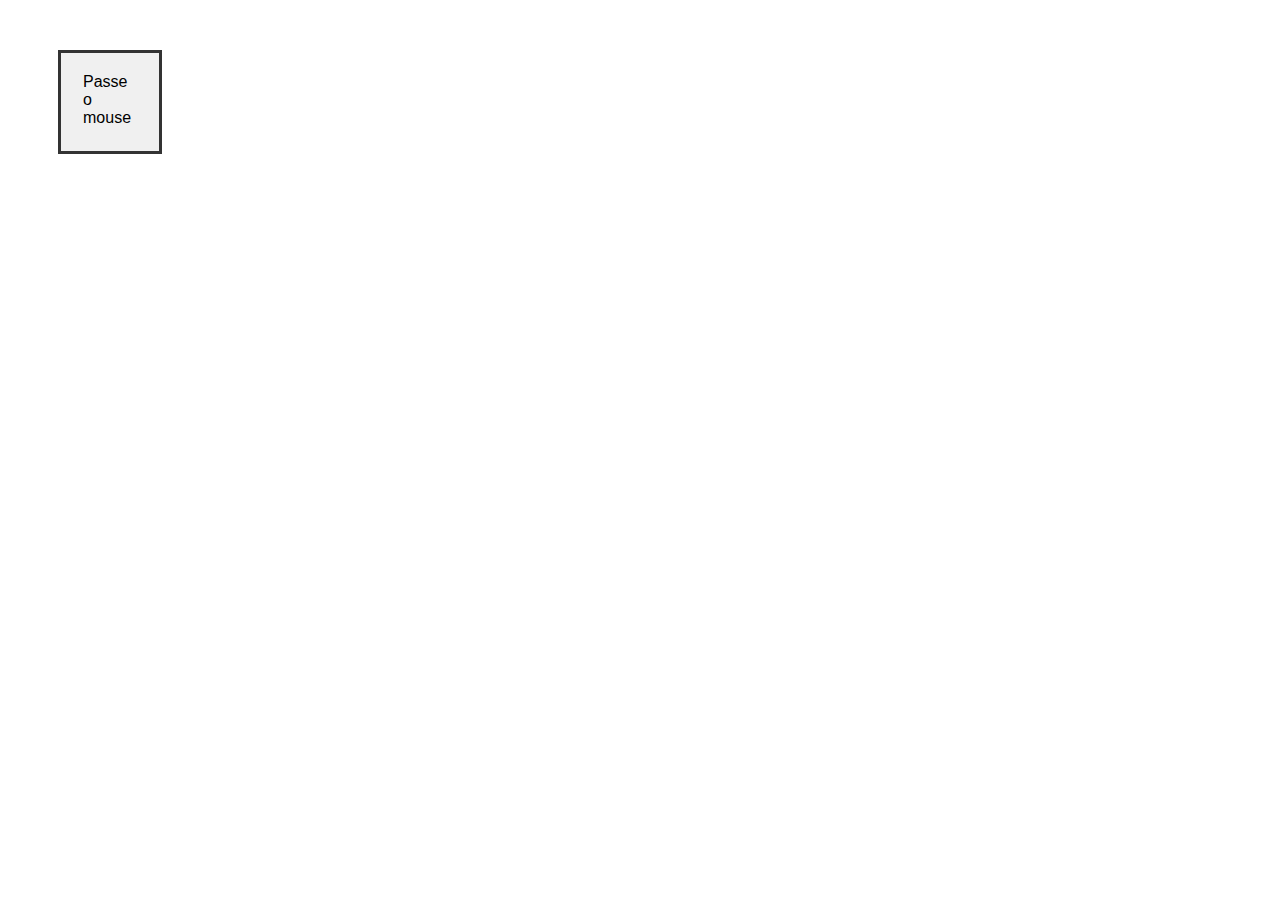
<file: test.html>
<!DOCTYPE html>
<html>
<head>
    <style>
        .progress-container {
            width: 100px;
            height: 100px;
            position: relative;
            margin: 50px;
        }
        
        .progress-box {
            width: 100%;
            height: 100%;
            border: 2px solid #333;
            fill: none;
        }
        
        .progress-bar {
            width: 100%;
            height: 0;
            fill: #4CAF50;
            transition: height 0.5s ease;
            transform-origin: bottom;
        }
        
        .progress-container:hover .progress-bar {
            height: 70%; /* Altere para a porcentagem desejada */
        }
        
        .progress-text {
            position: absolute;
            top: 50%;
            left: 50%;
            transform: translate(-50%, -50%);
            font-family: Arial;
            font-size: 16px;
        }
    </style>
</head>
<body>
    <div class="progress-container">
        <svg class="progress-box" viewBox="0 0 100 100">
            <!-- Fundo do quadrado -->
            <rect width="100" height="100" fill="#f0f0f0" />
            
            <!-- Barra de progresso (inicia com height=0) -->
            <rect class="progress-bar" x="0" y="100" width="100" height="0" />
            
            <!-- Borda do quadrado -->
            <rect width="100" height="100" fill="none" stroke="#333" stroke-width="2" />
        </svg>
        <div class="progress-text">Passe o mouse</div>
    </div>
</body>
</html>
</file>
